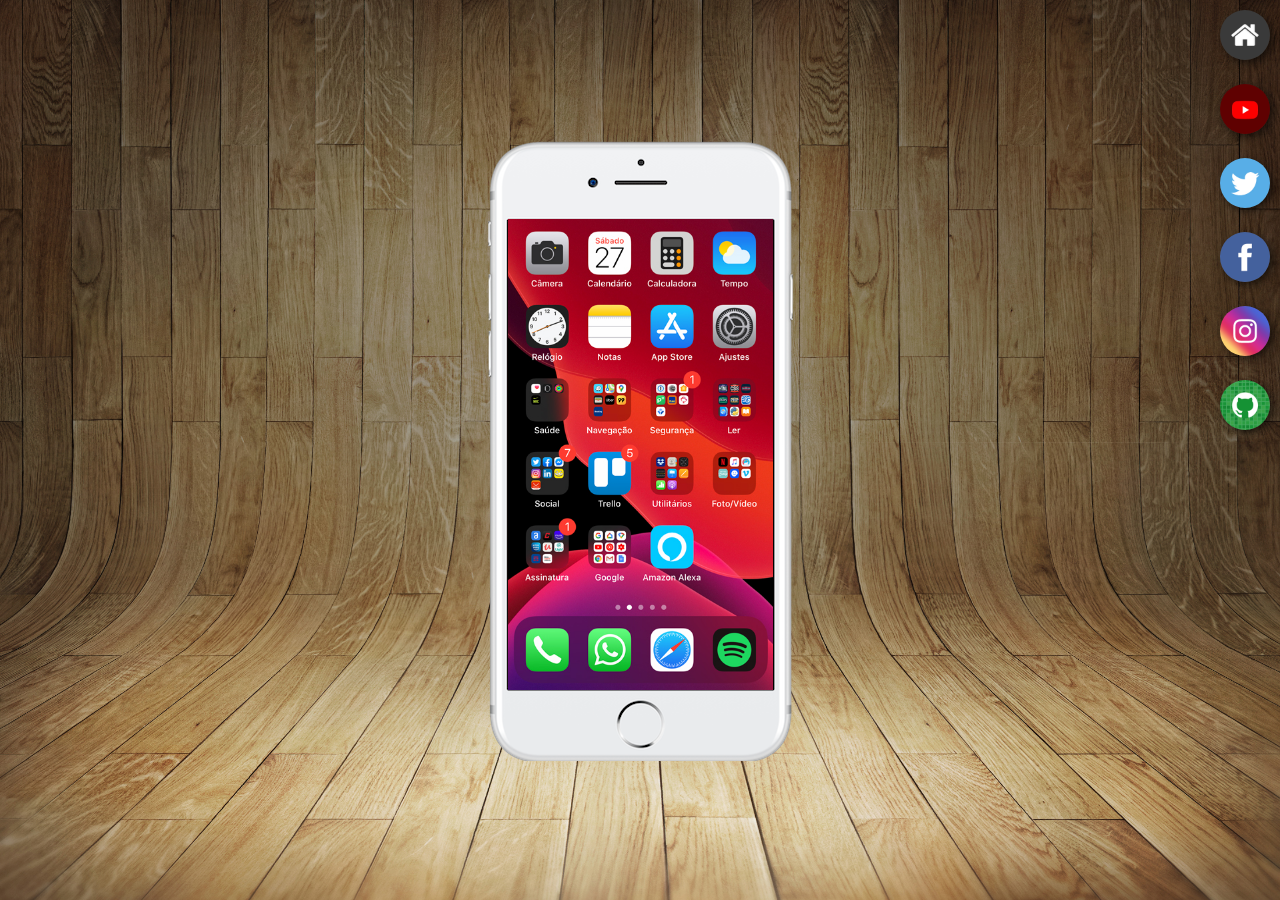
<file: index.html>
<!DOCTYPE html>
<html lang="pt-BR">
<head>
    <meta charset="UTF-8">
    <meta name="viewport" content="width=device-width, initial-scale=1.0">
    <link rel="shortcut icon" href="favicon.ico" type="image/x-icon">
    <link rel="stylesheet" href="estilos/style.css">
    <title>Projeto rede social</title>
</head>
<body>
    <main>
        <section id="telefone">
            <iframe id="tela" src="home.html"  name="tela" frameborder="0"></iframe>
            
        </section>
        <section id="redes-sociais">
            <a href="home.html" target="tela"><img src="imagens/logo-home.jpg" alt="Home"></a>
            <a href="youtube.html" target="tela"><img src="imagens/logo-youtube.jpg" alt="Youtube"></a>
            <a href="twitter.html" target="tela"><img src="imagens/logo-twitter.jpg" alt="Twitter"></a>
            <a href="facebook.html" target="tela"><img src="imagens/logo-facebook.jpg" alt="Facebook"></a>
            <a href="instagram.html" target="tela"><img src="imagens/logo-instagram.jpg" alt="Instagram"></a>
            <a href="github.html" target="tela"><img src="imagens/logo-github.jpg" alt="GitHub"></a>
        </section>
    </main>
</body>
</html>
</file>
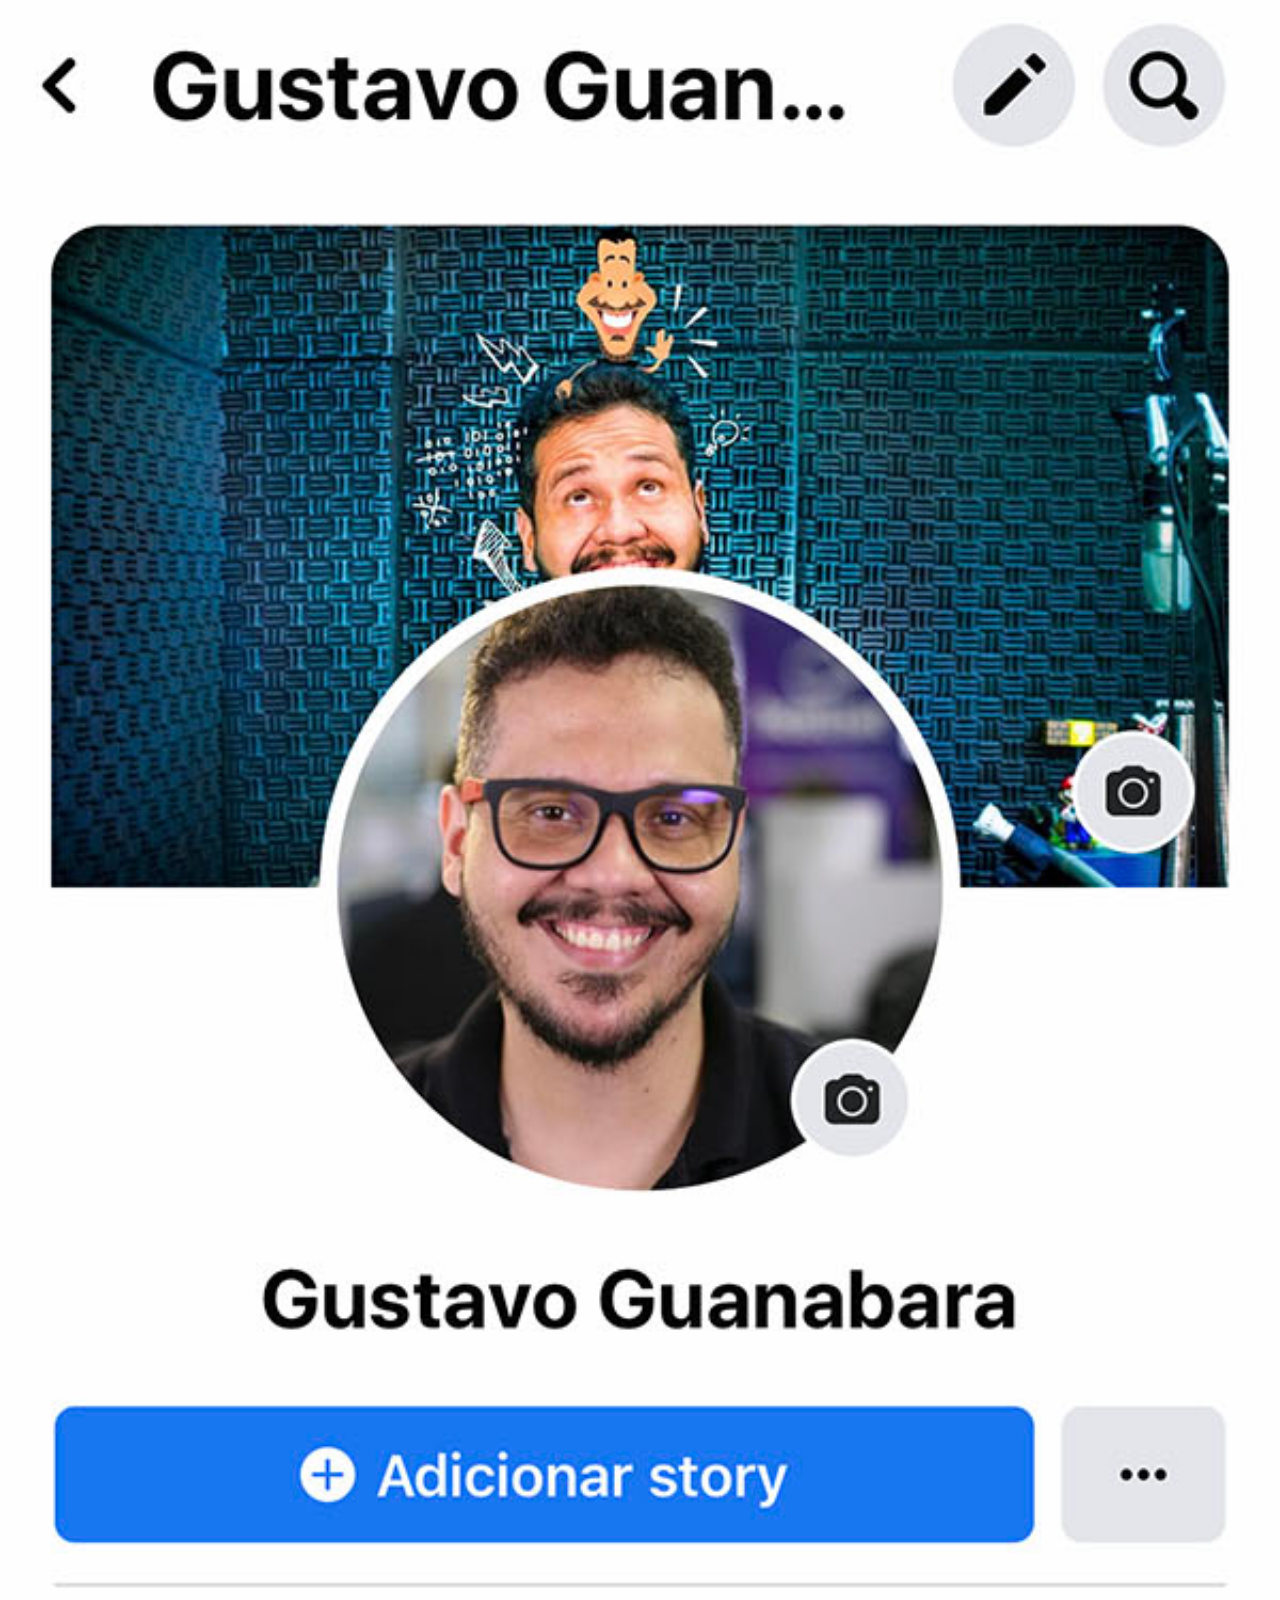
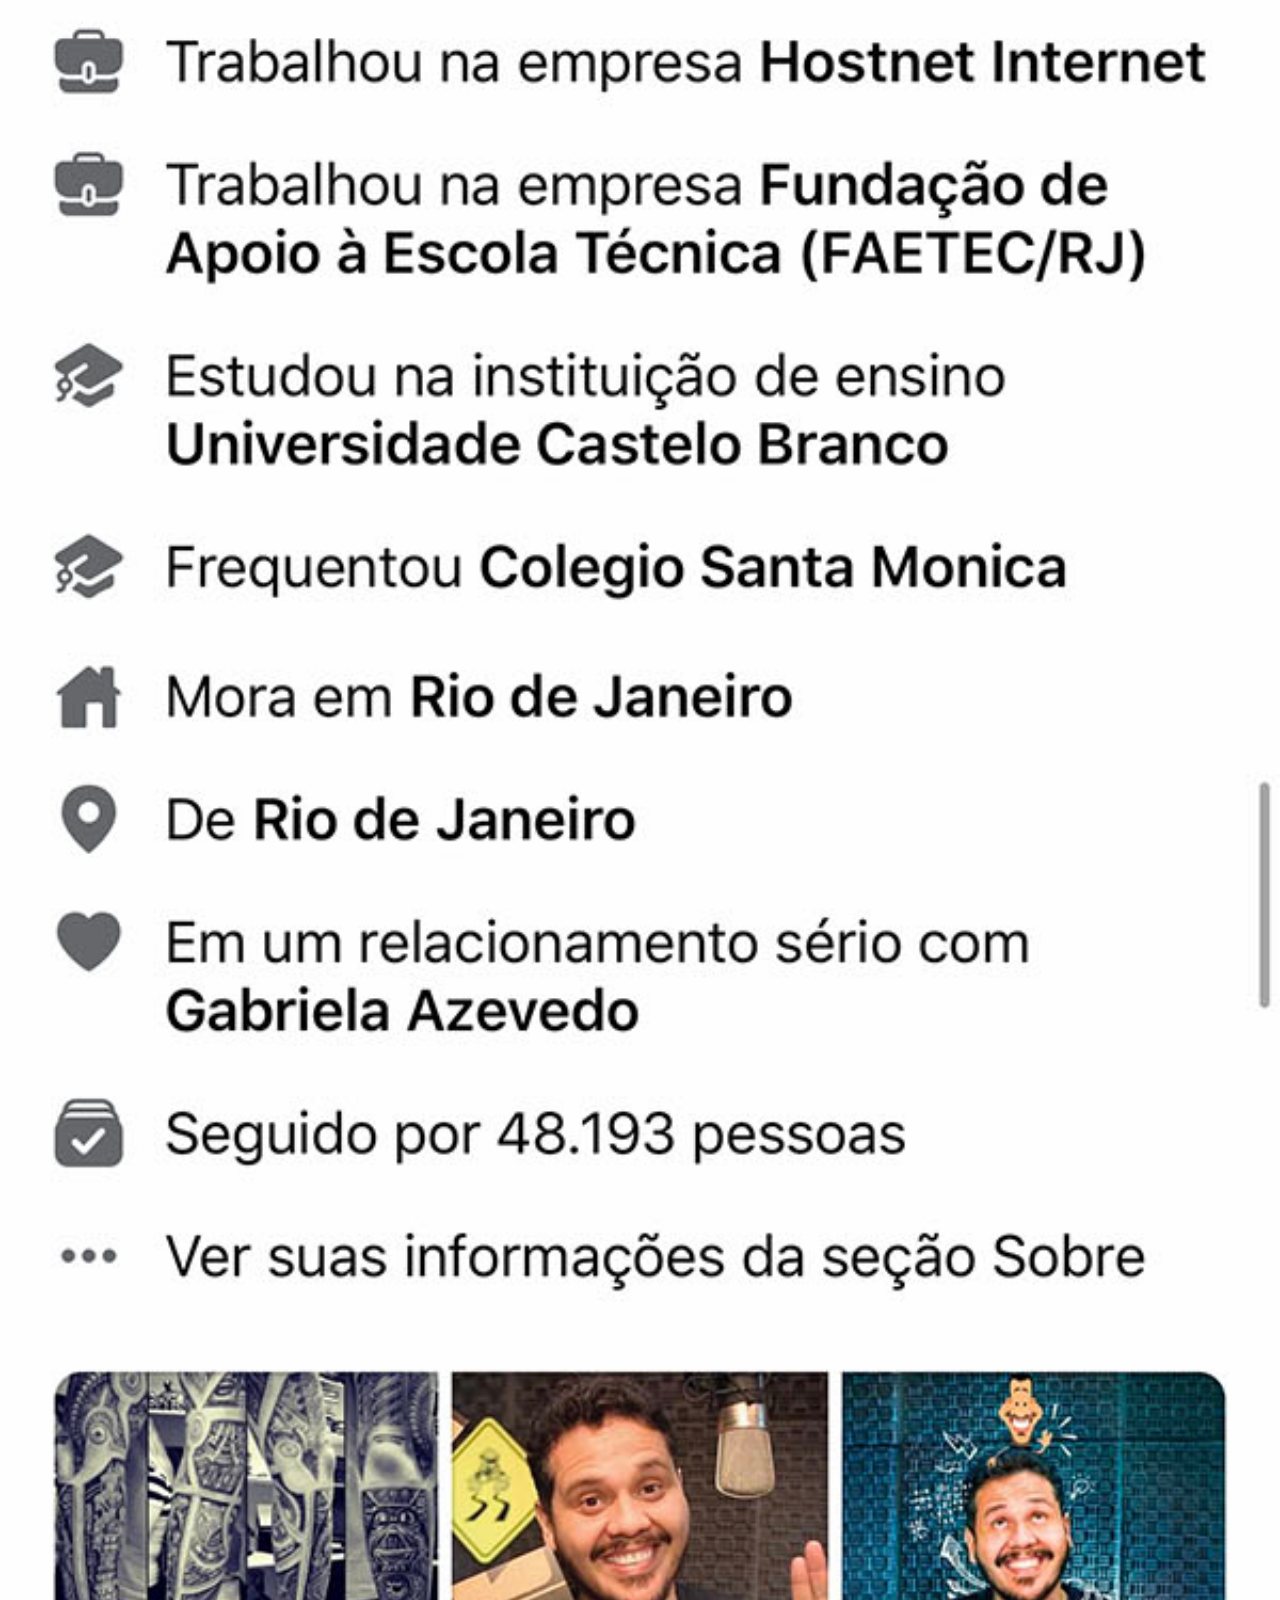
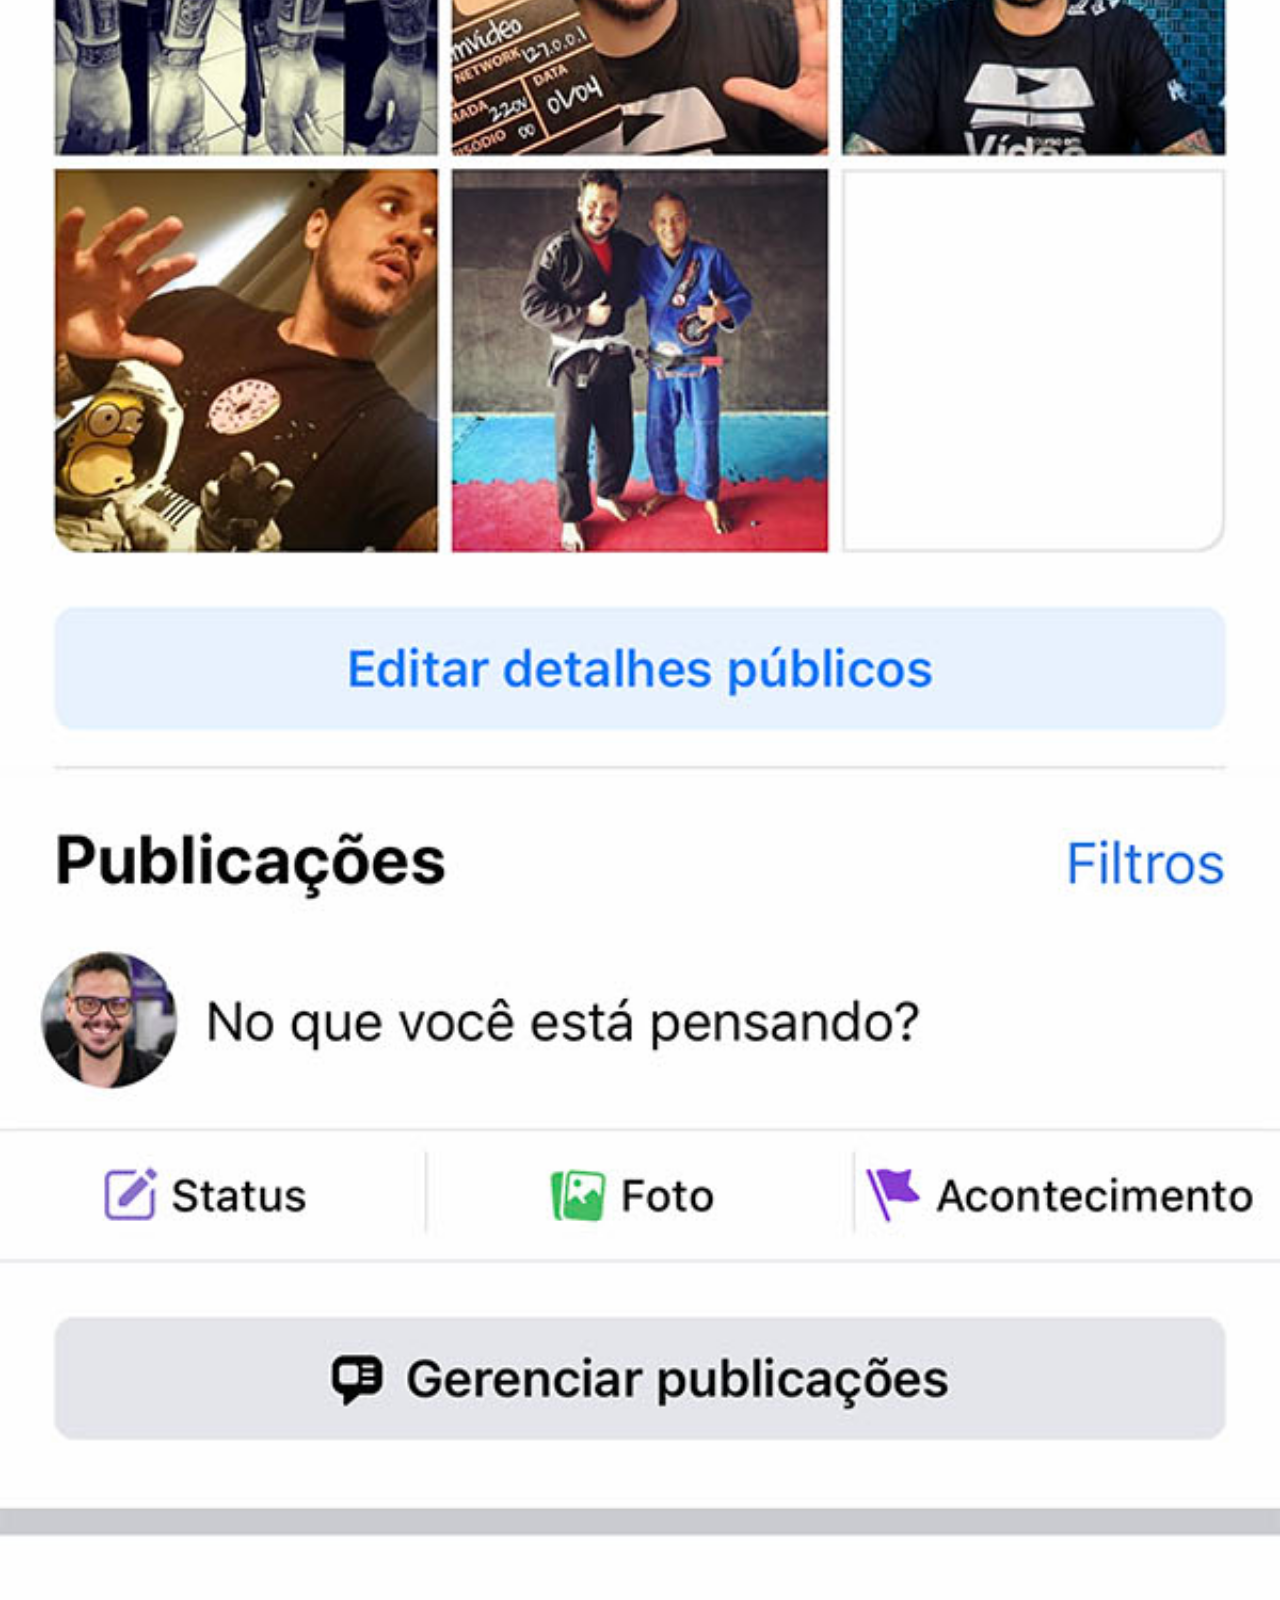
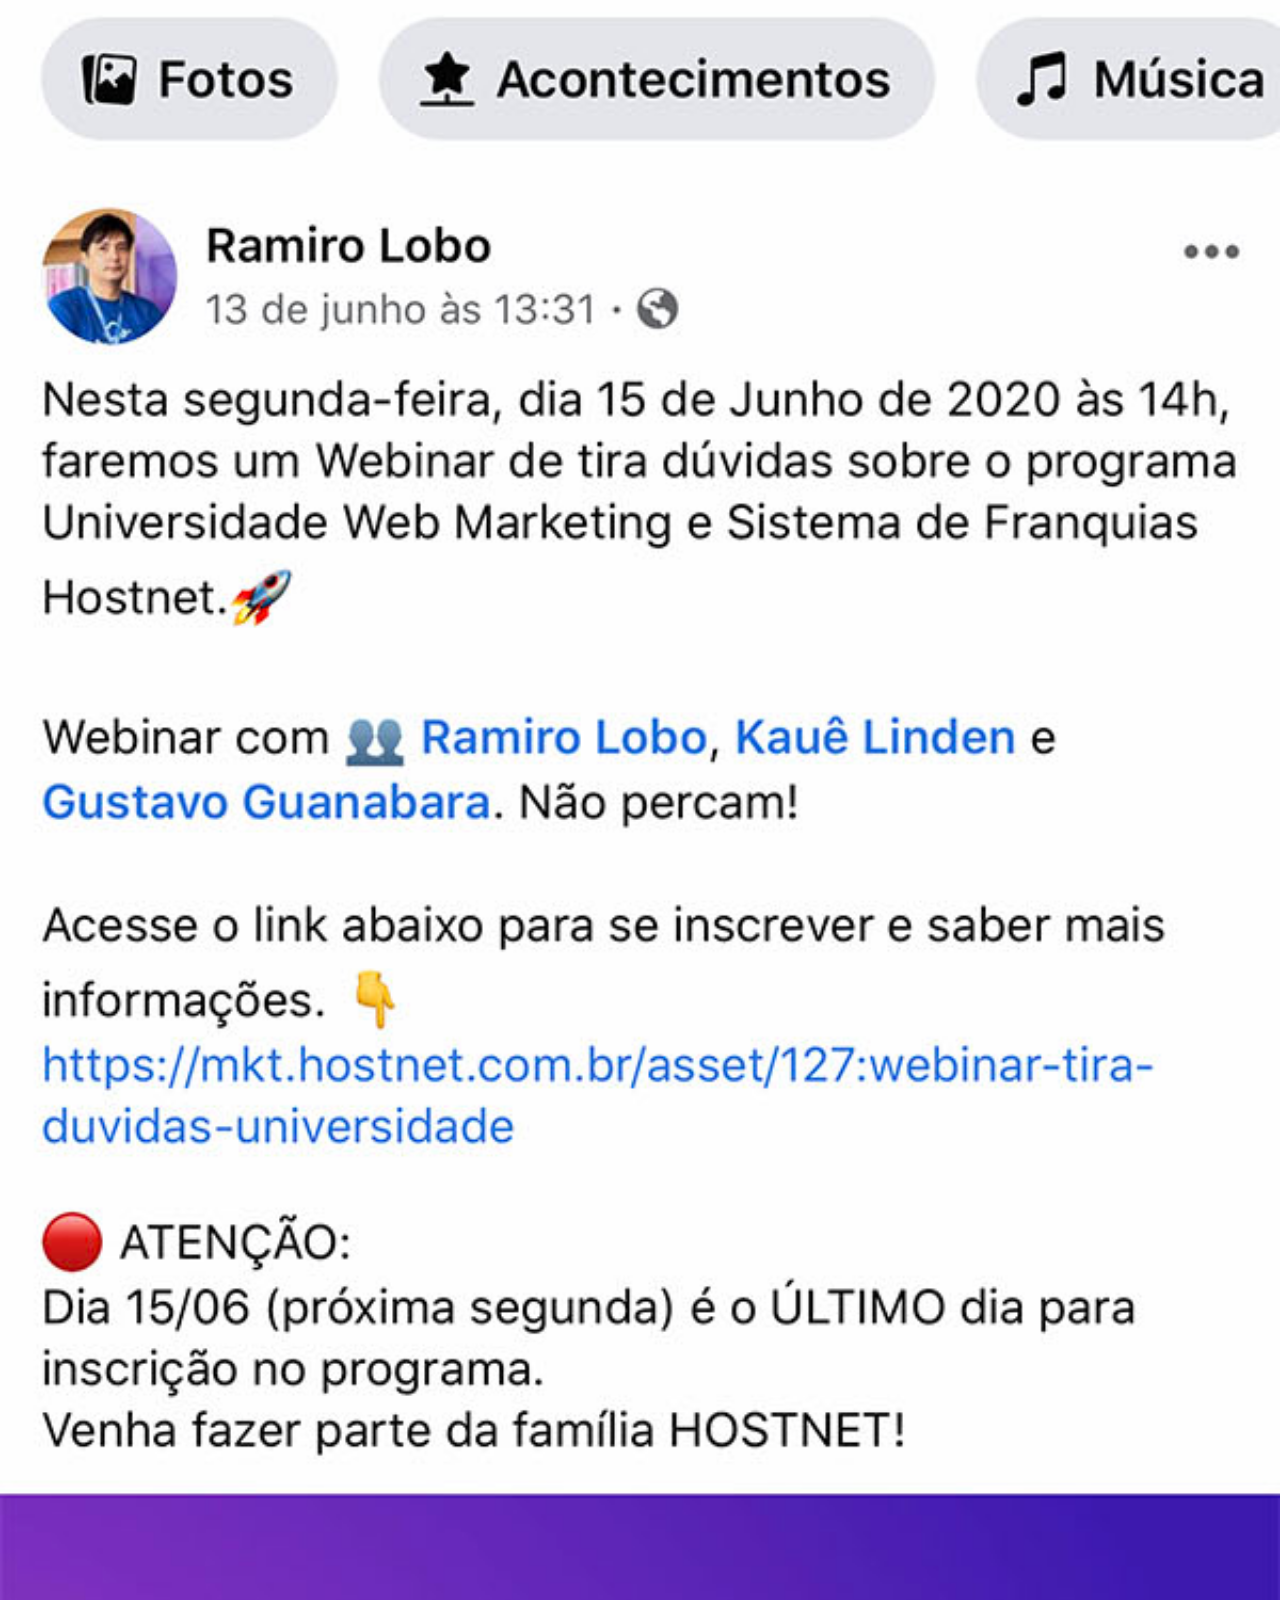
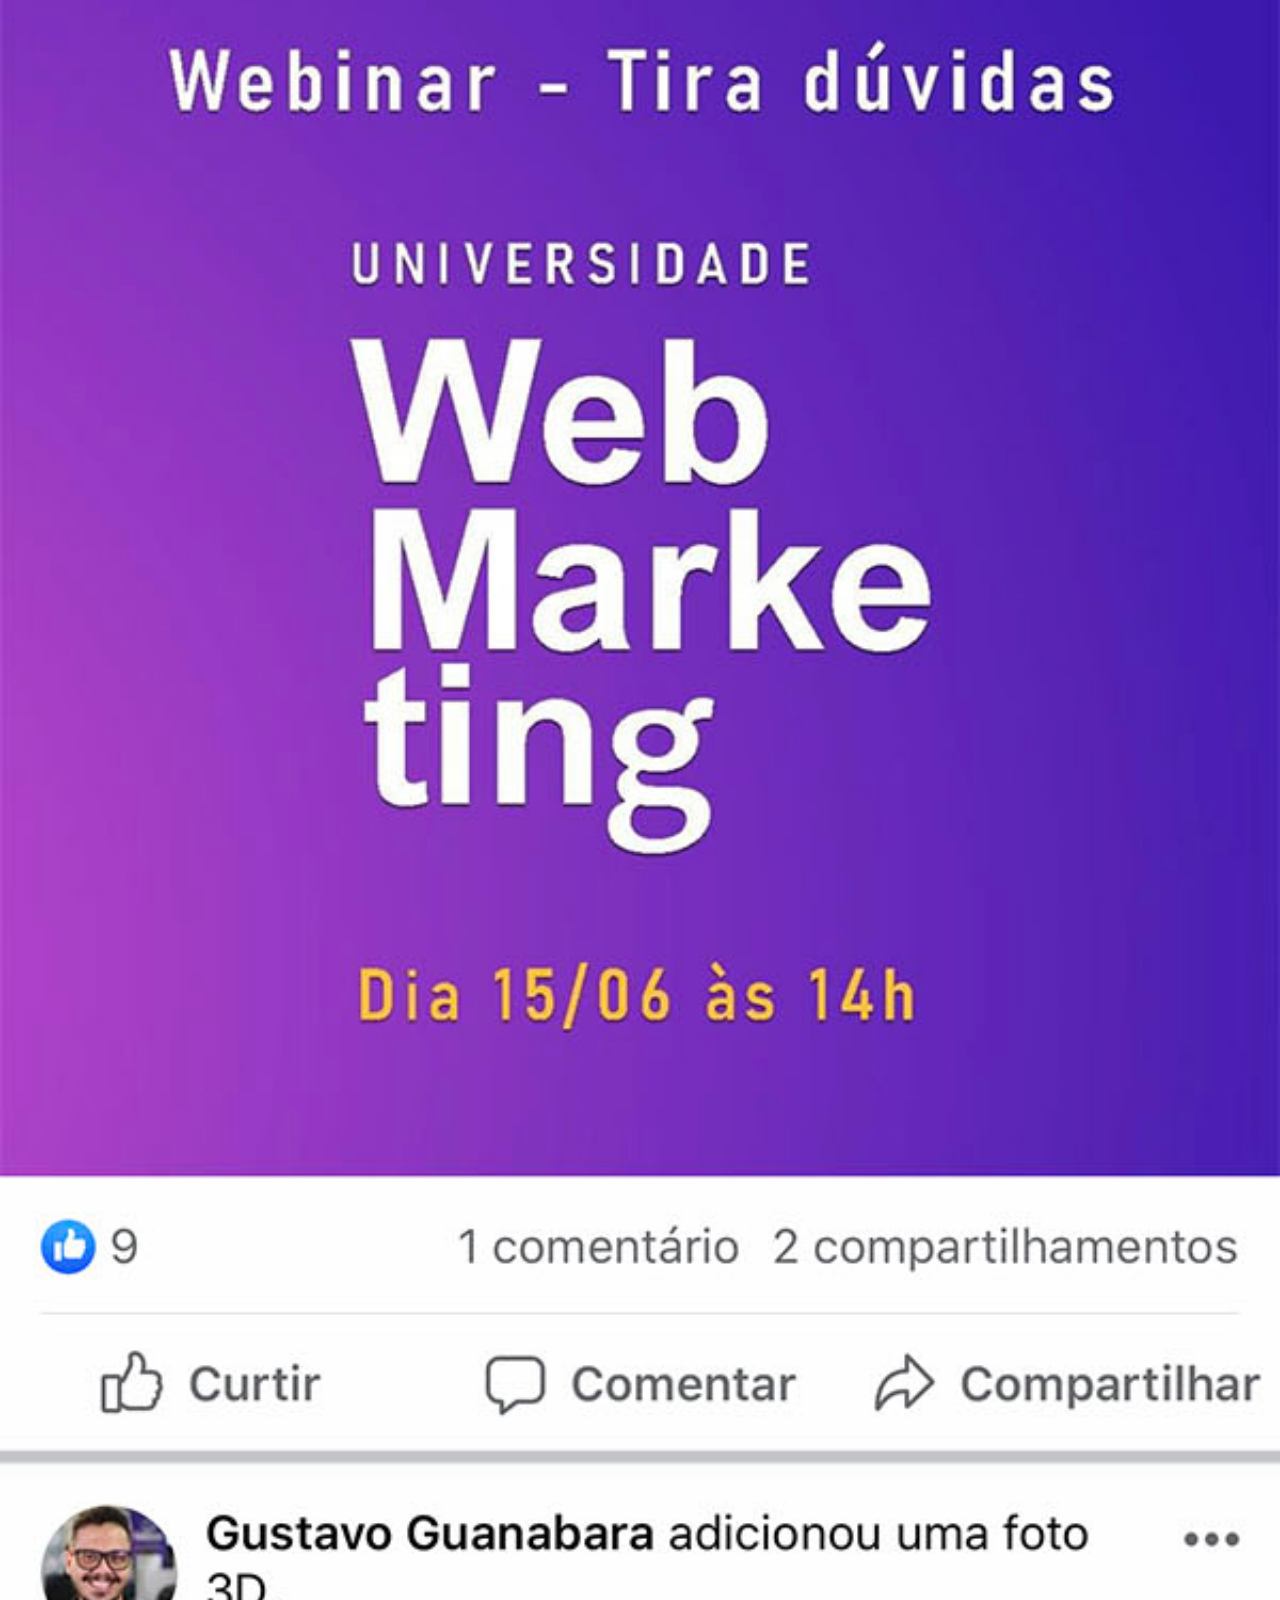
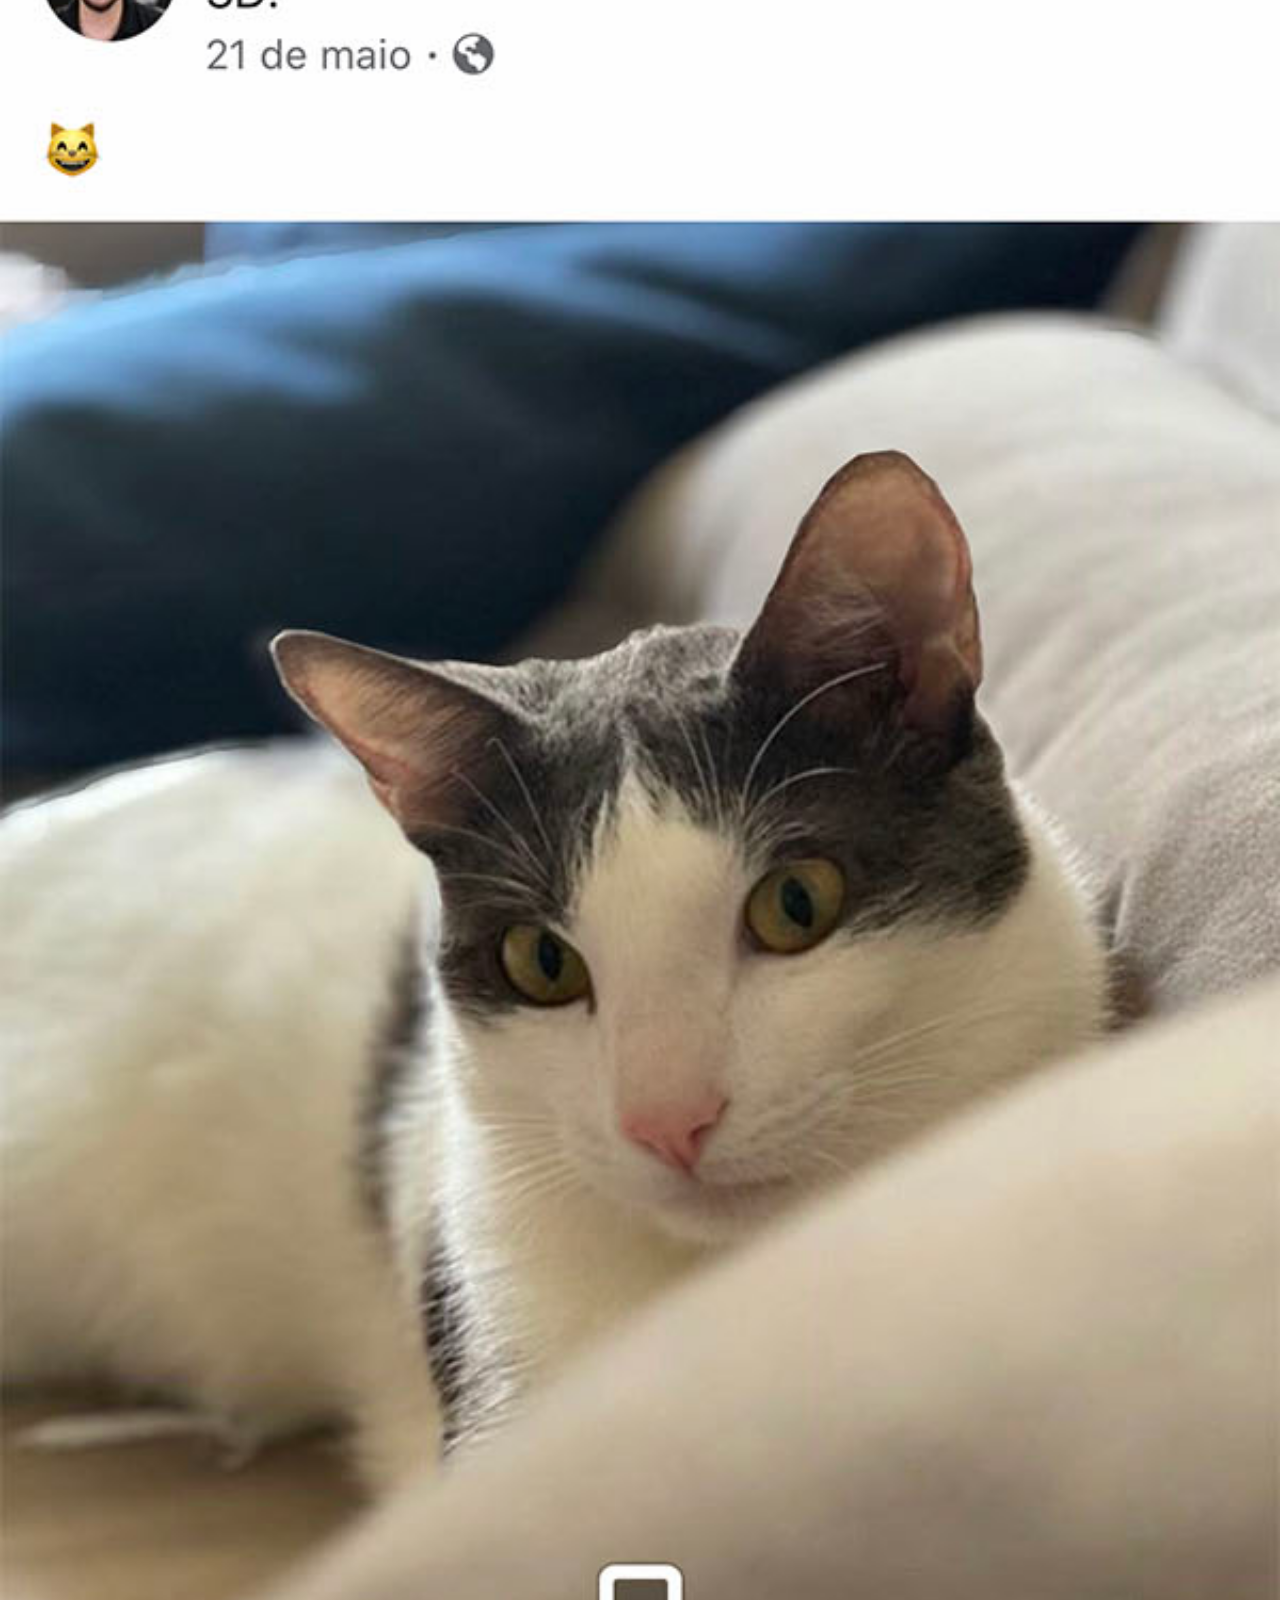
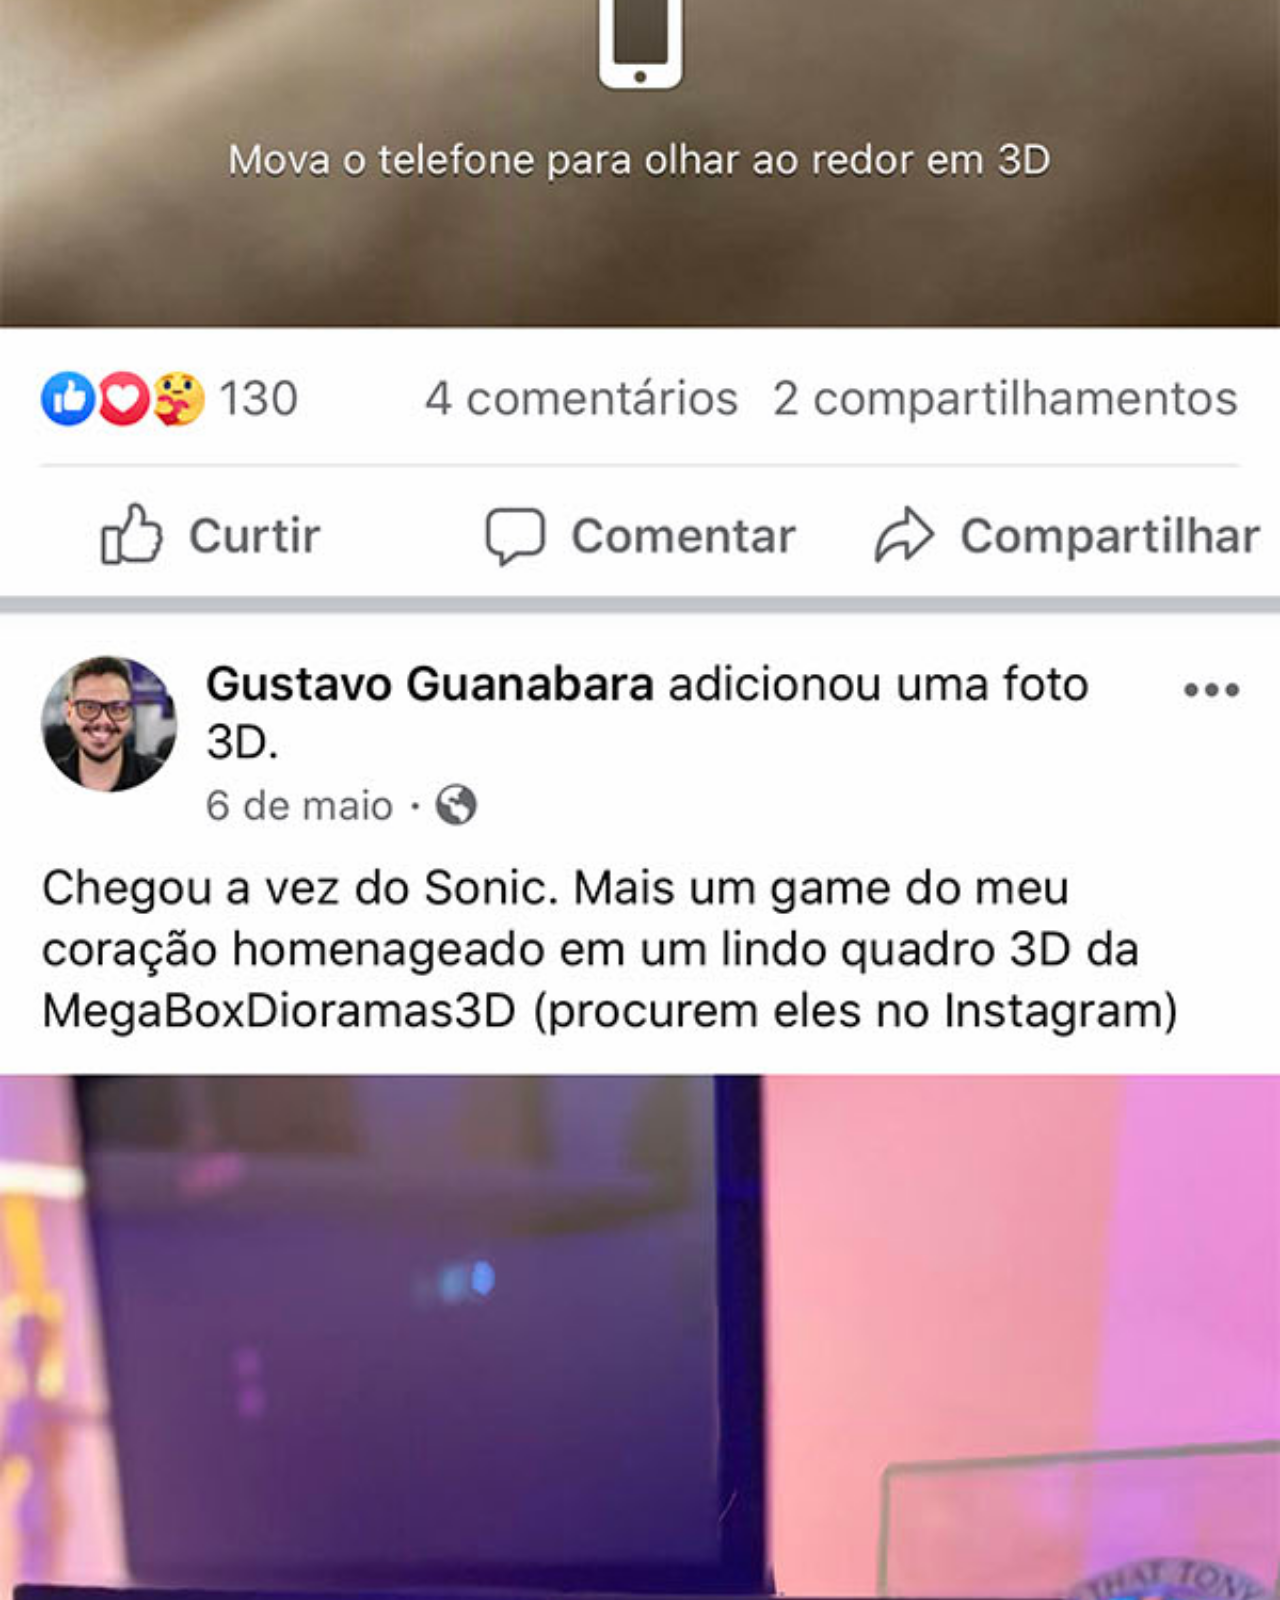
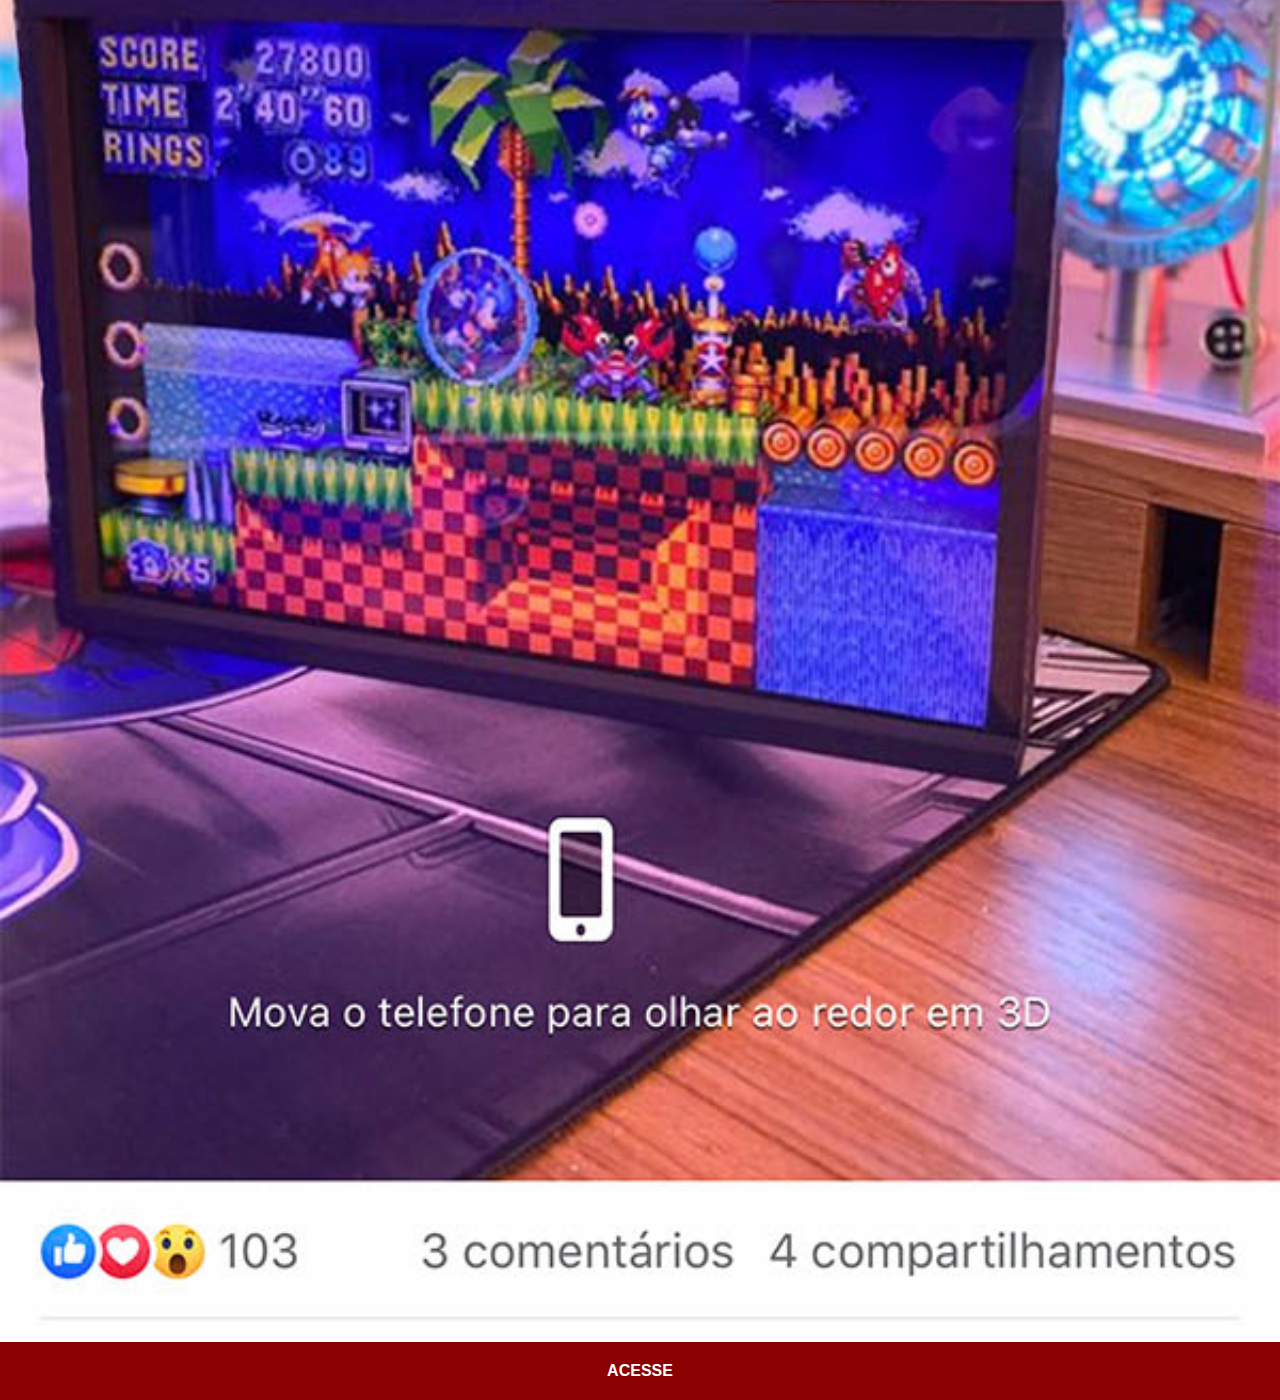
<file: facebook.html>
<!DOCTYPE html>
<html lang="pt-BR">
<head>
    <meta charset="UTF-8">
    <meta name="viewport" content="width=device-width, initial-scale=1.0">
    <link rel="stylesheet" href="estilos/social.css">
    <title>Facebook</title>
</head>
<body>
    <img src="imagens/tela-facebook.jpg" alt="Facebook">
    <a href="https://www.facebook.com/gustavoguanabara/" target="_blank">ACESSE</a>
</body>
</html>
</file>
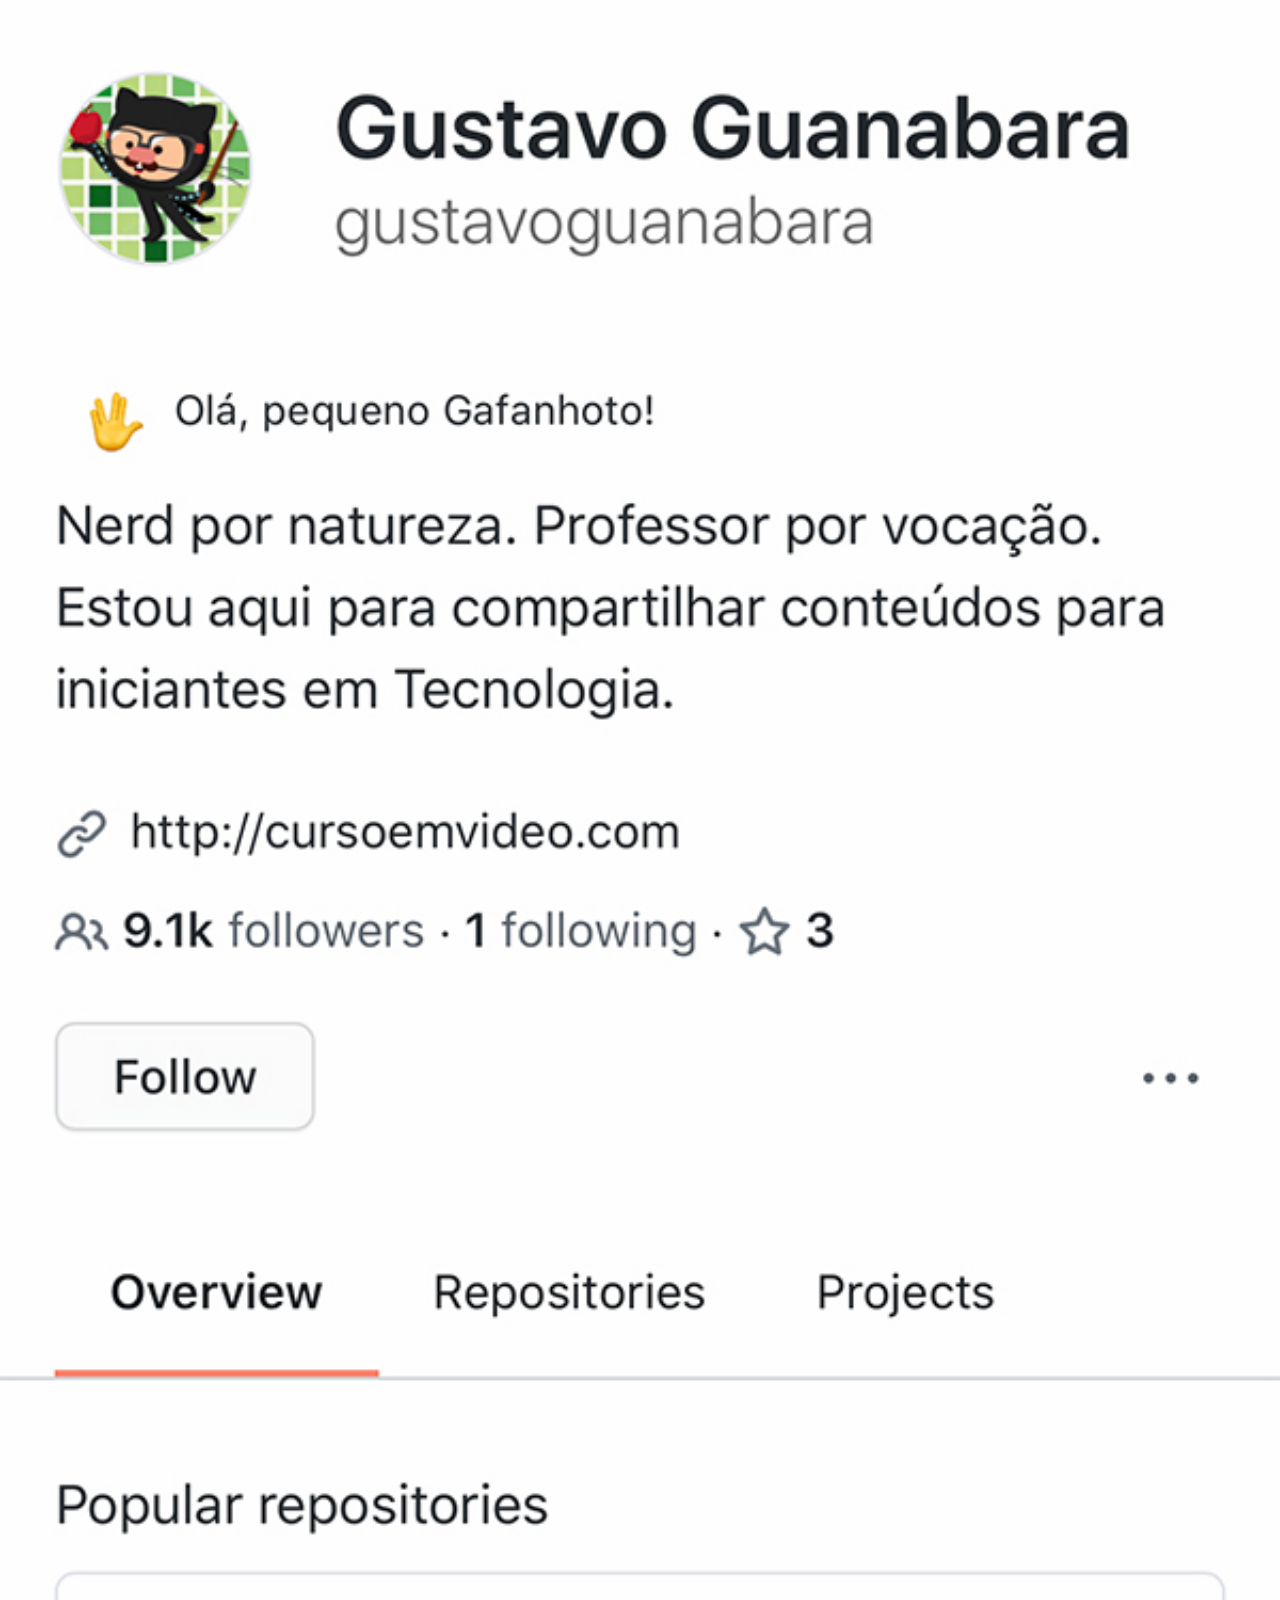
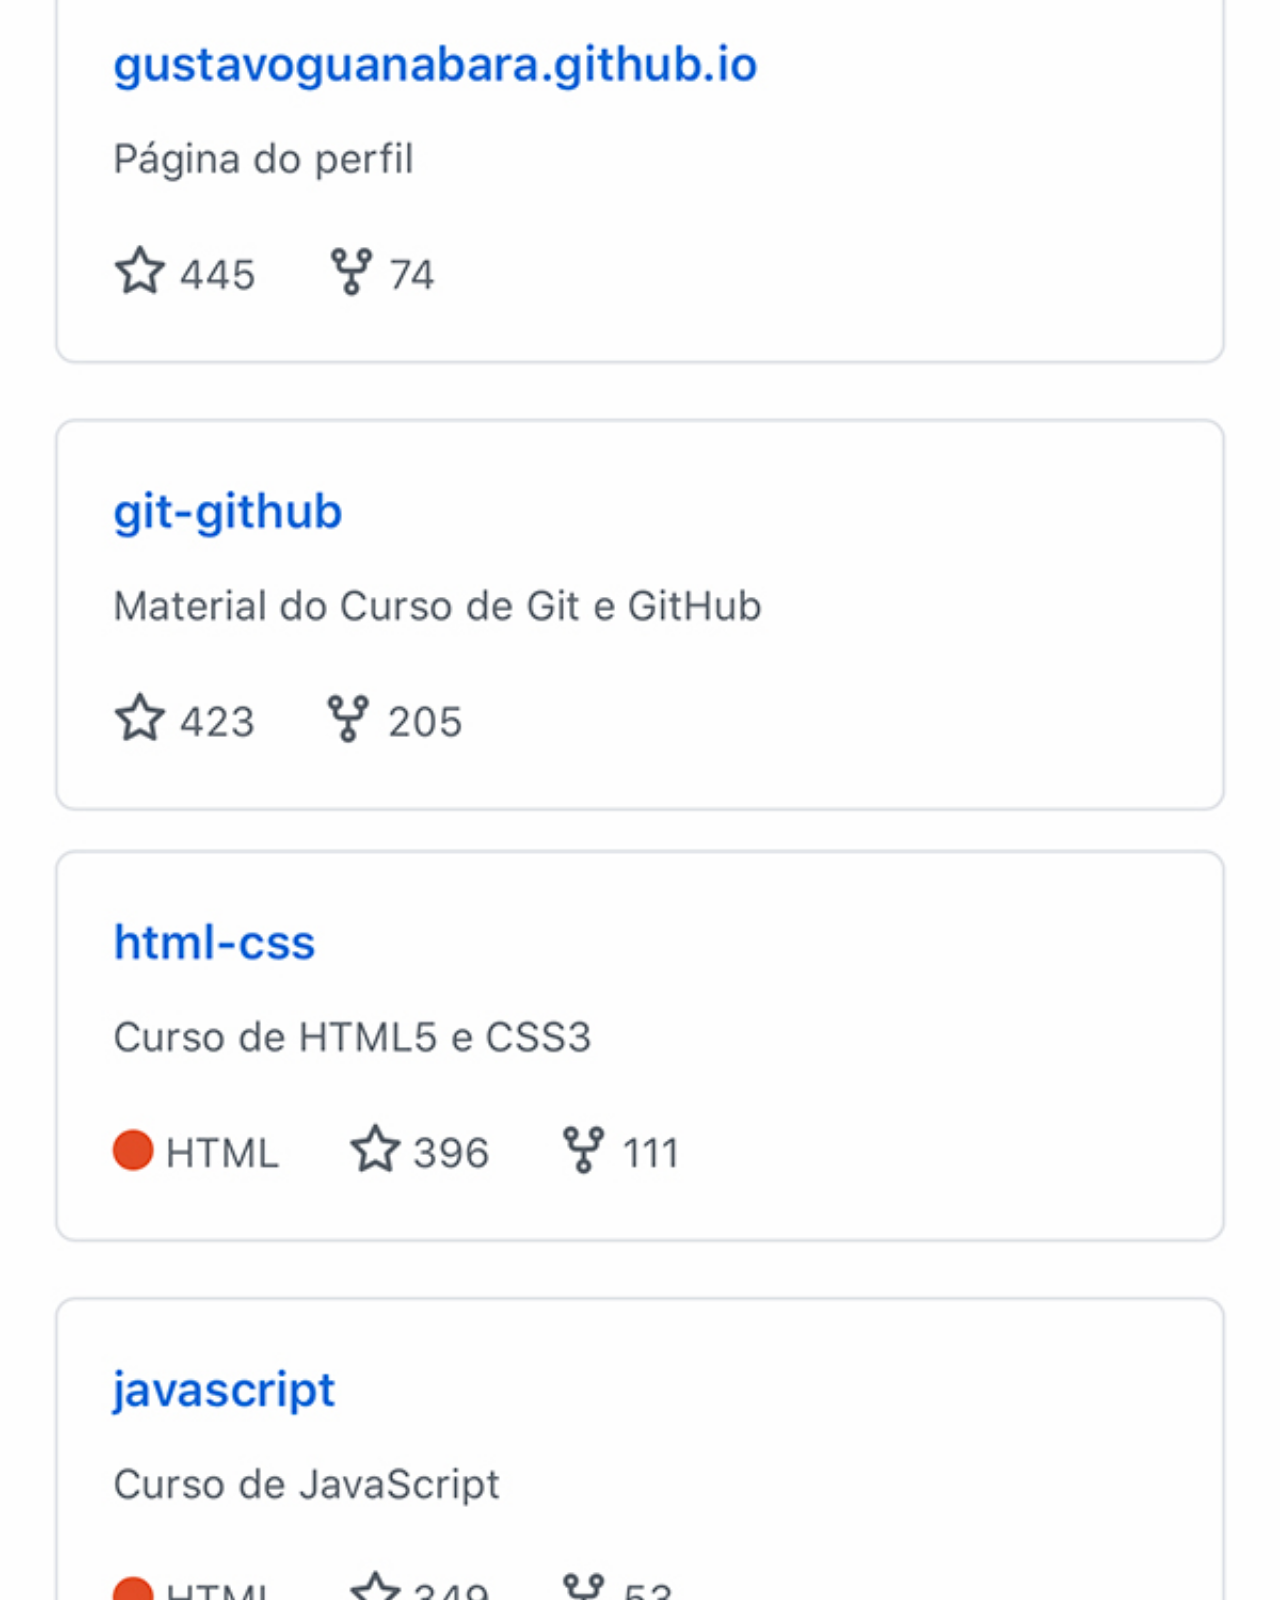
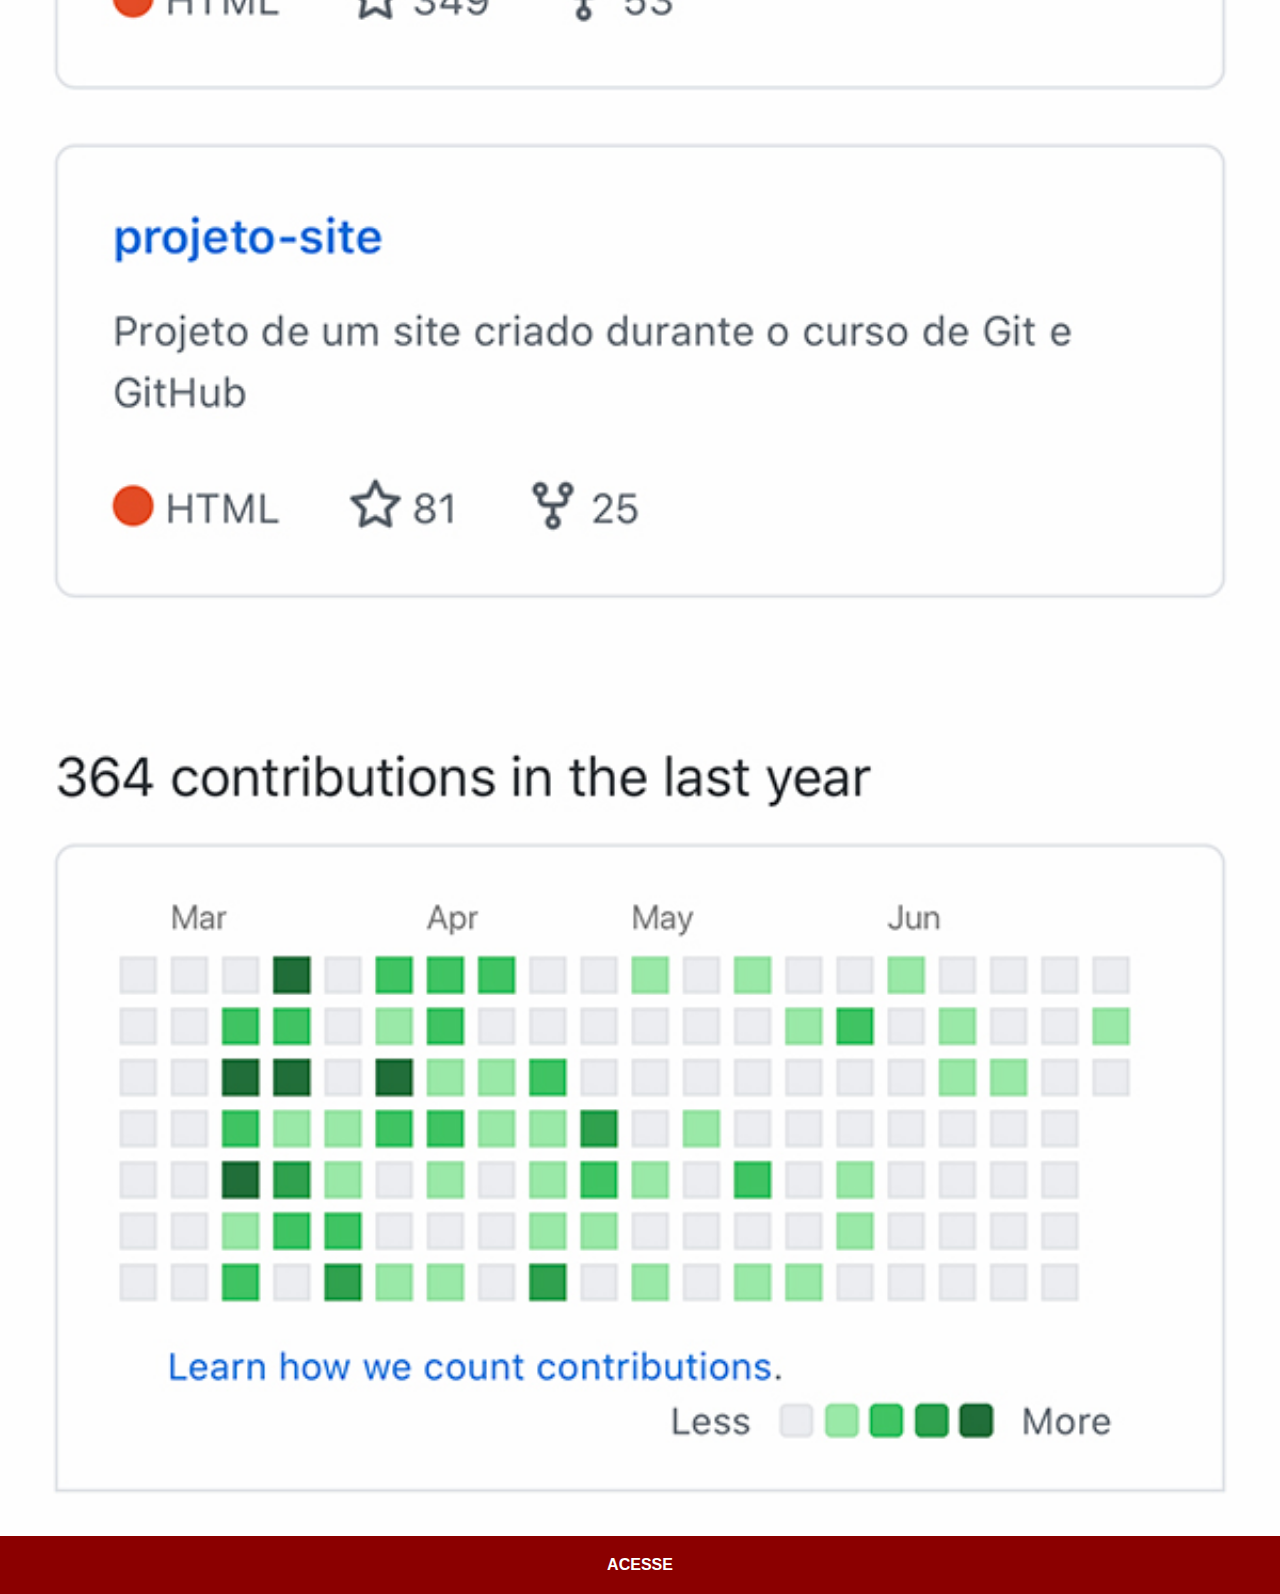
<file: github.html>
<!DOCTYPE html>
<html lang="pt-BR">
<head>
    <meta charset="UTF-8">
    <meta name="viewport" content="width=device-width, initial-scale=1.0">
    <link rel="stylesheet" href="estilos/social.css">
    <title>GitHub</title>
</head>
<body>
    <img src="imagens/tela-github.jpg" alt="GitHub">
    <a href="https://github.com/gustavoguanabara" target="_blank">ACESSE</a>
</body>
</html>
</file>
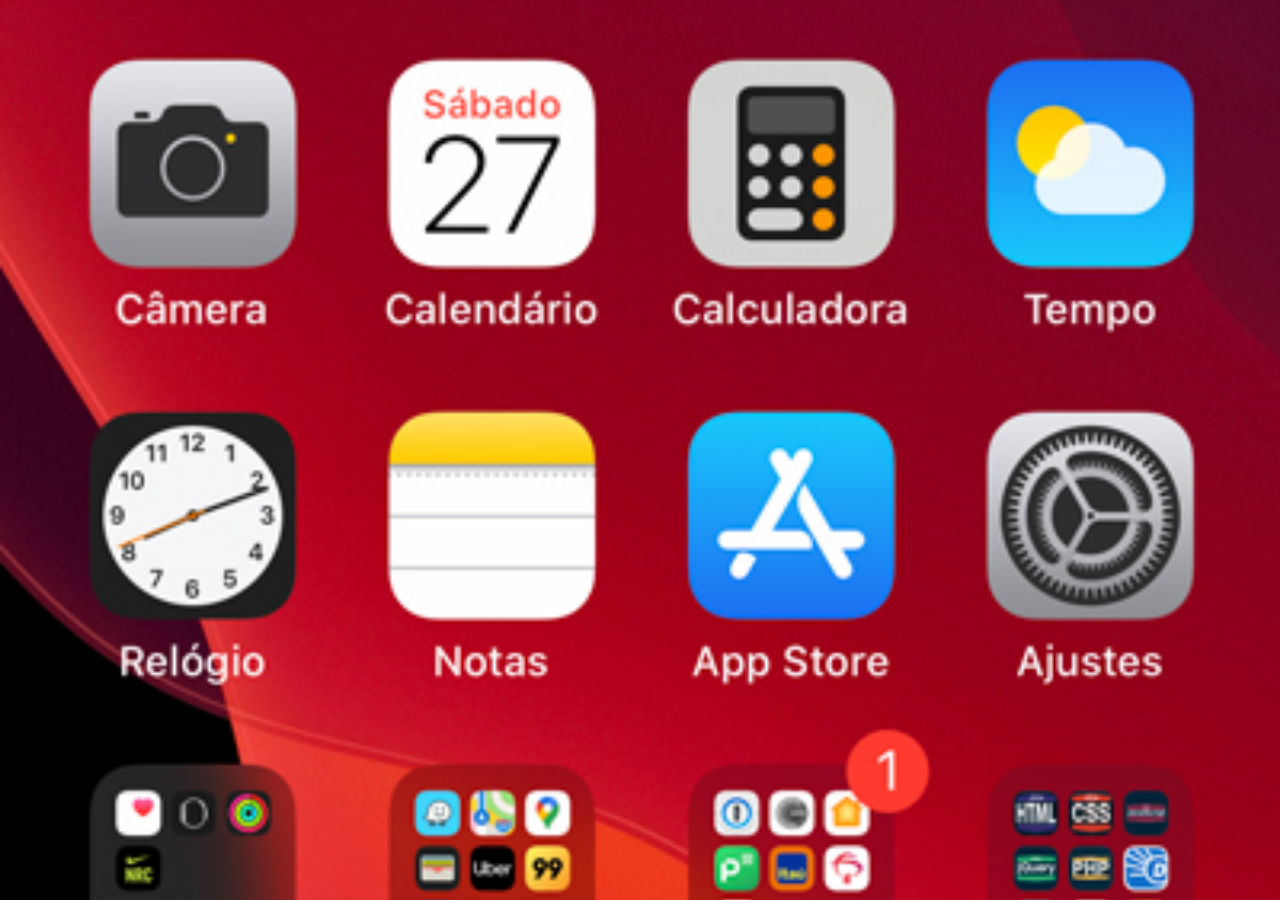
<file: home.html>
<!DOCTYPE html>
<html lang="pt-BR">
<head>
    <meta charset="UTF-8">
    <meta name="viewport" content="width=device-width, initial-scale=1.0">
    <title>Home</title>
</head>
<body>
    <style>
        *{
            margin: 0px;
            padding: 0px;
        }
        body{
            height: 100vh;
            width: 100vw;
            background: black url('imagens/tela-home.jpg') no-repeat top center;
            background-size: cover;
        }
    </style>
</body>
</html>
</file>
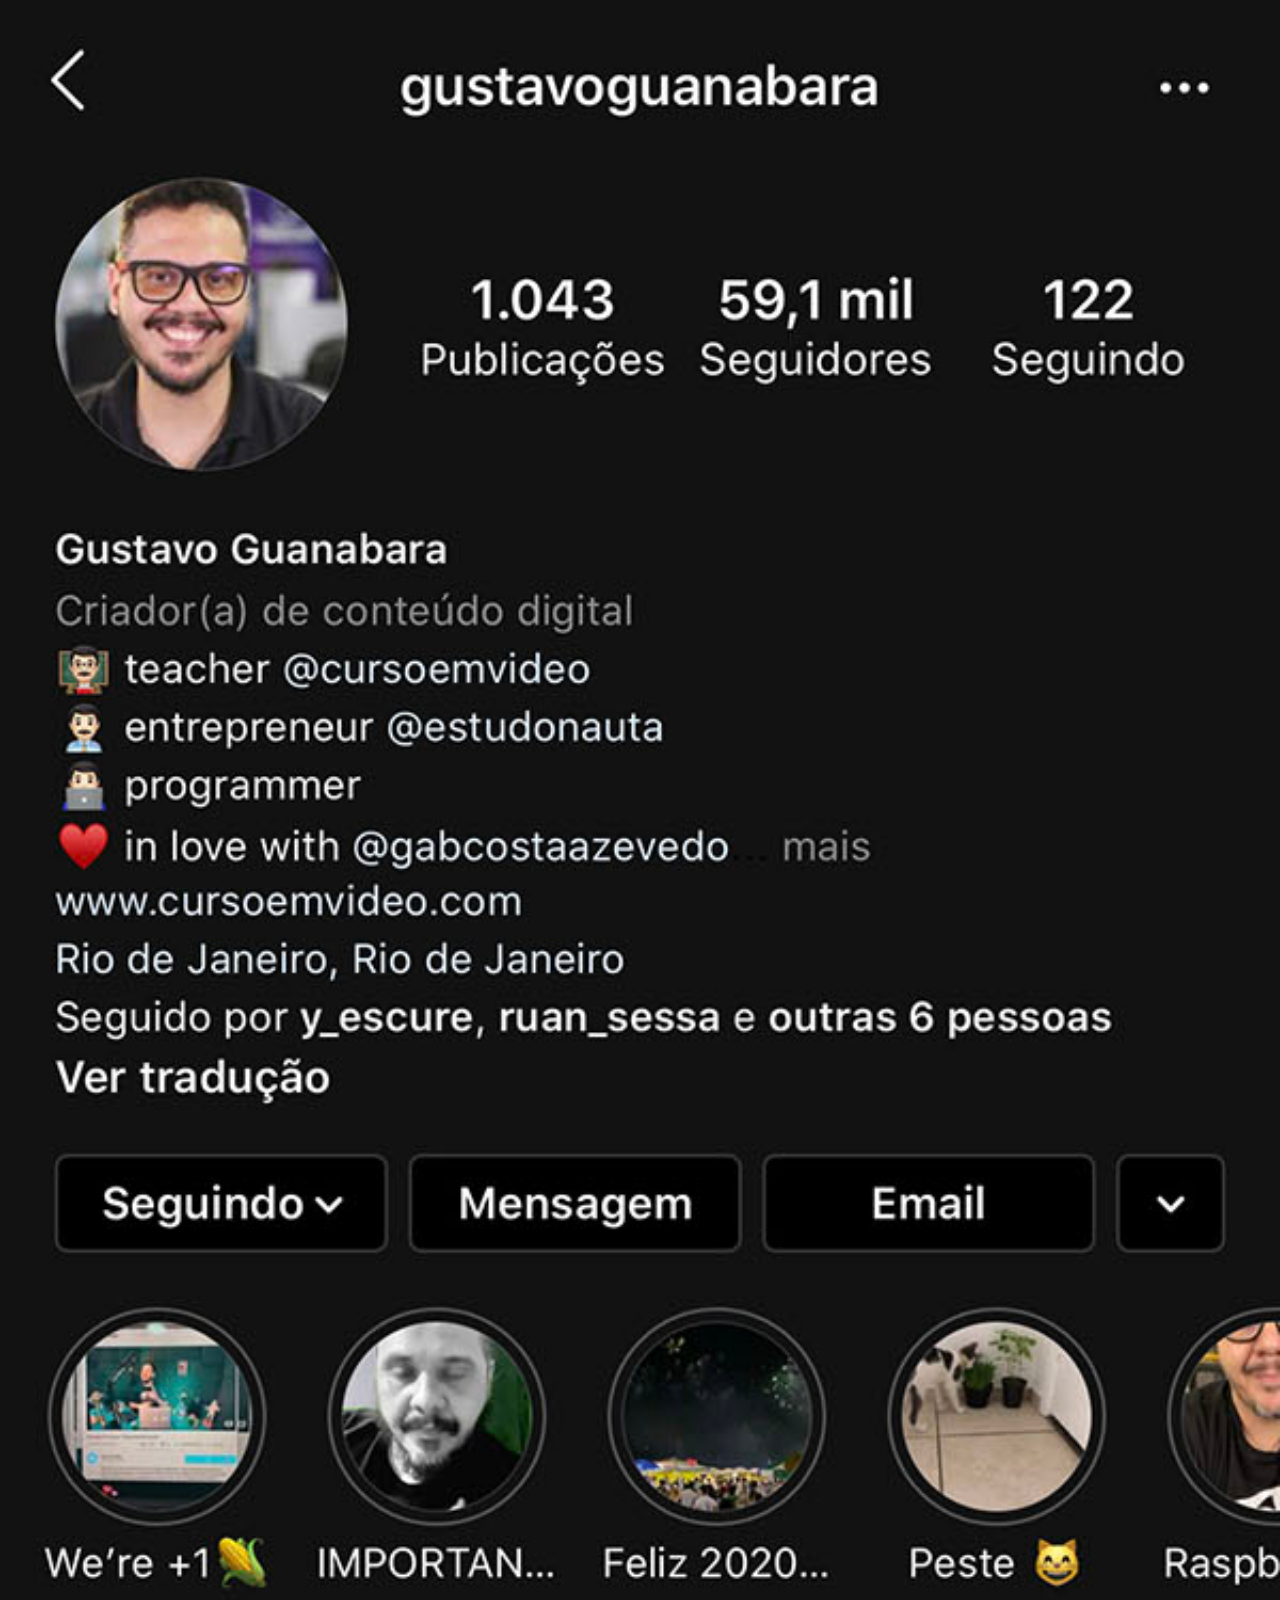
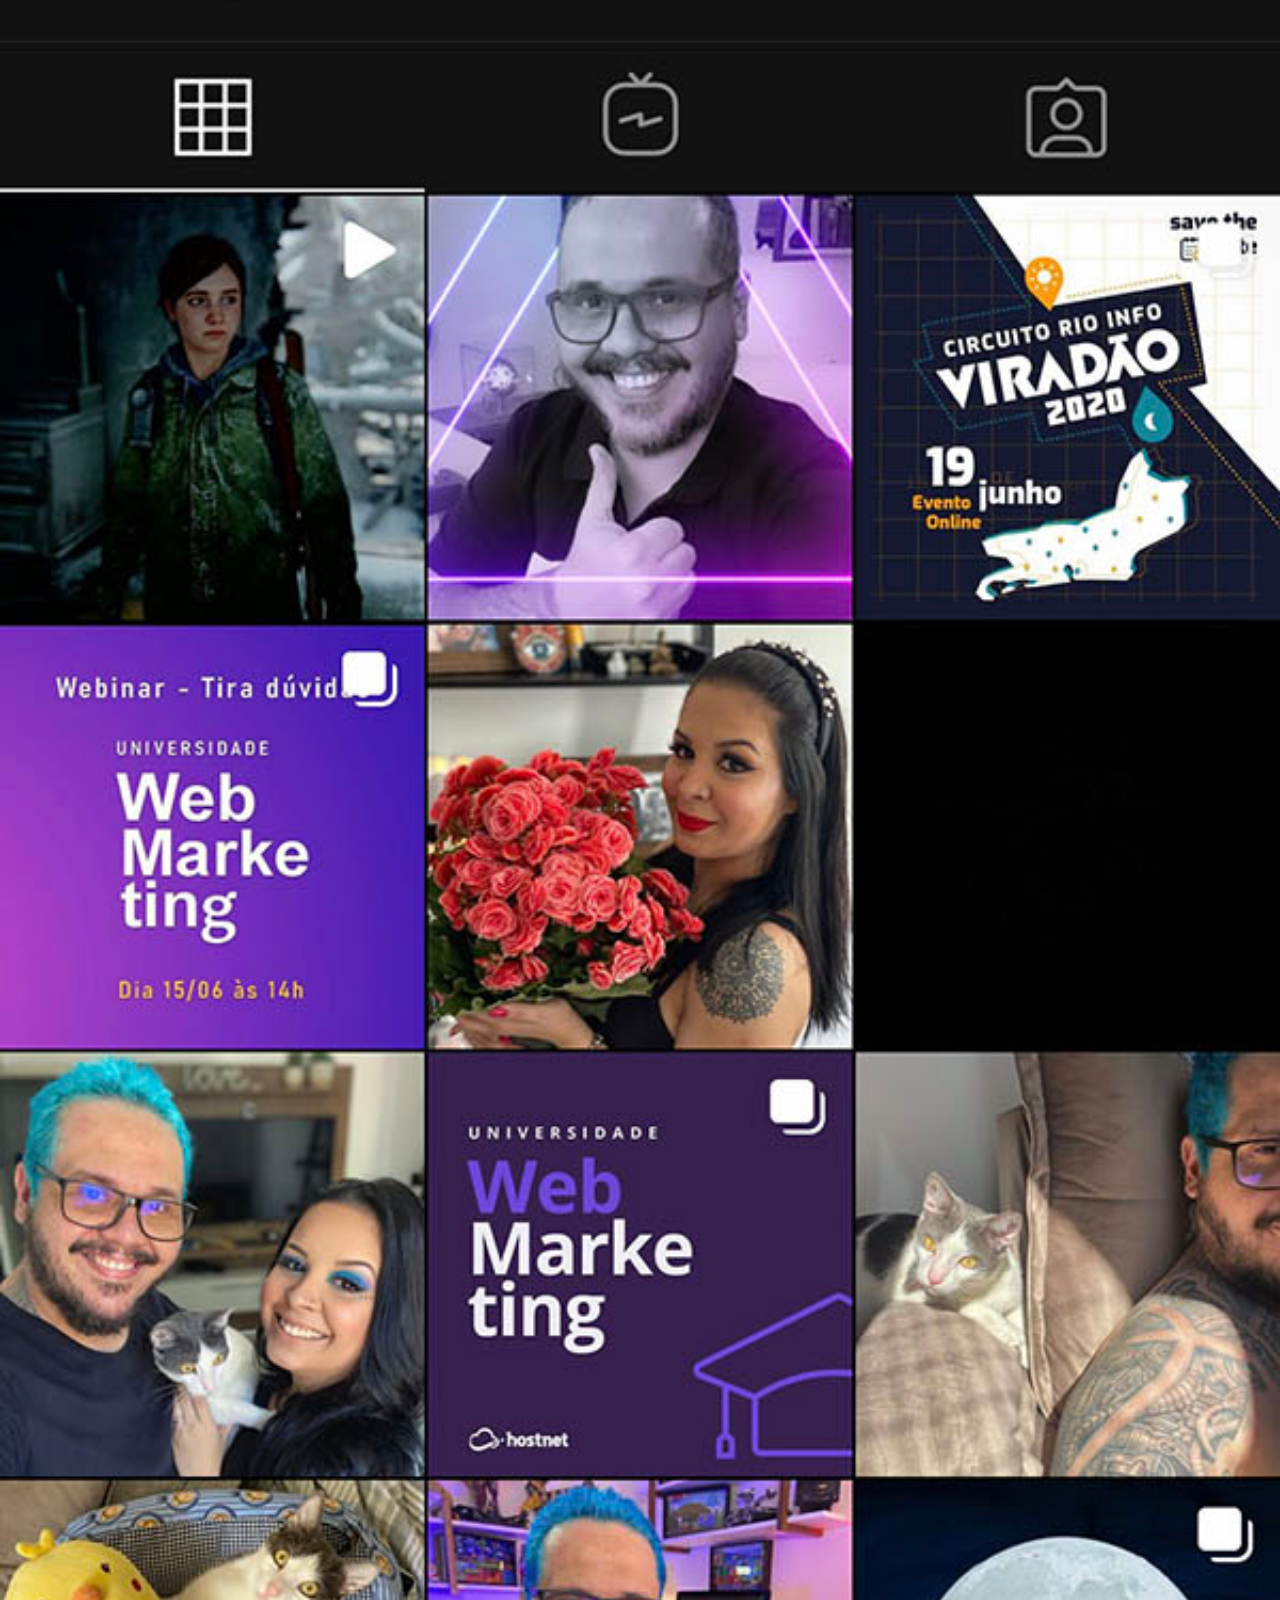
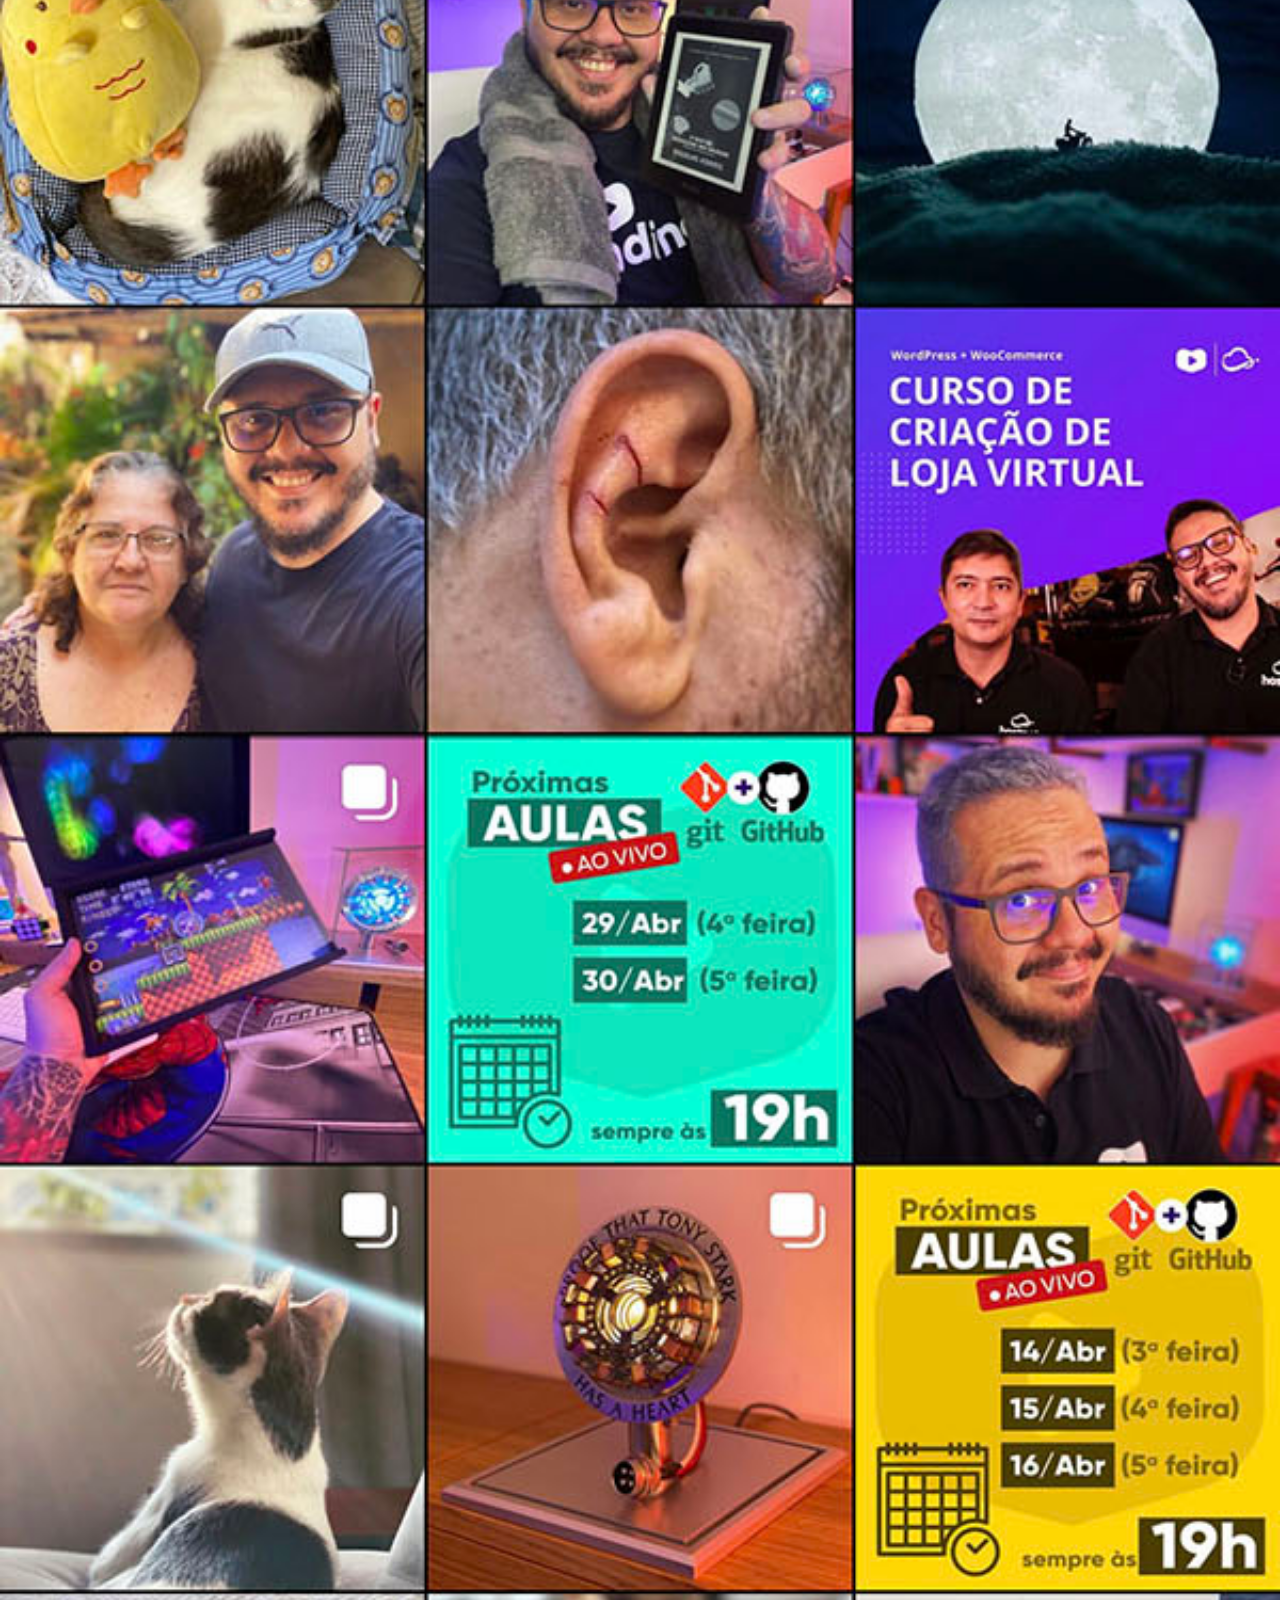
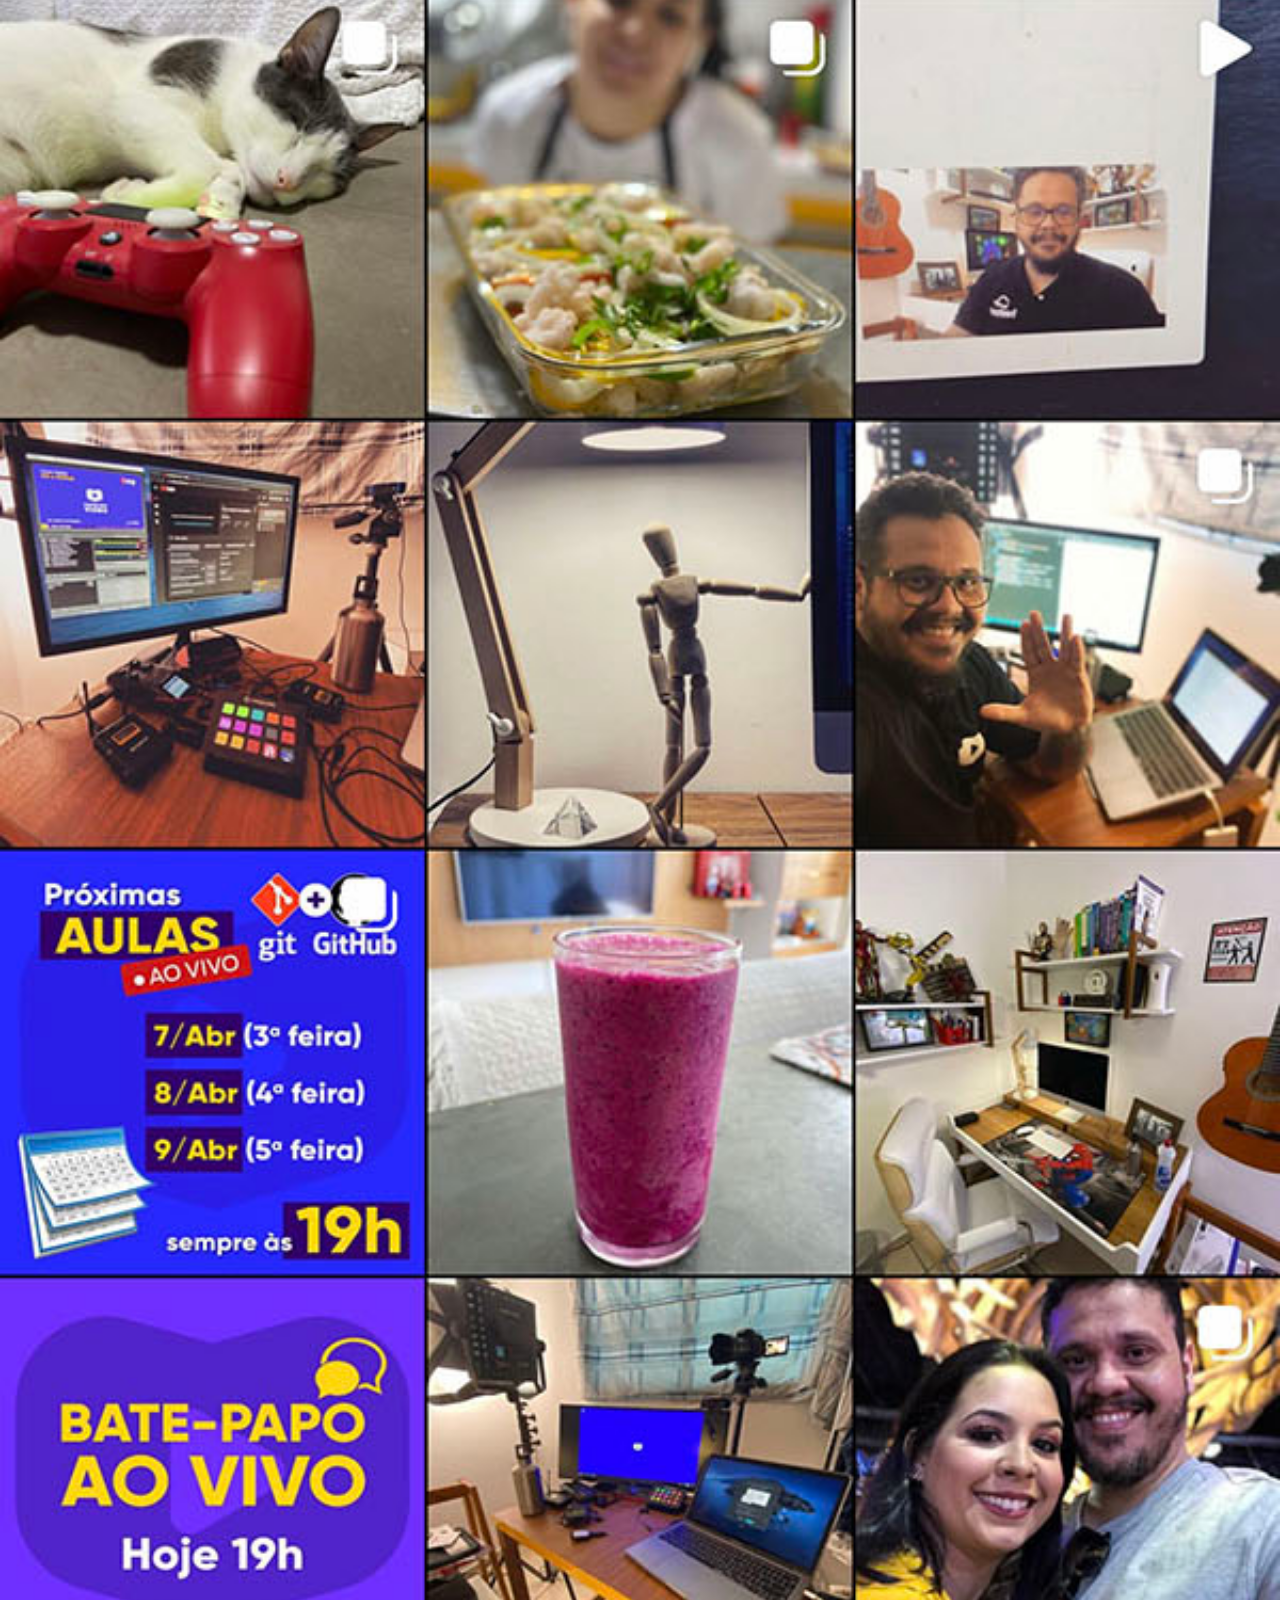
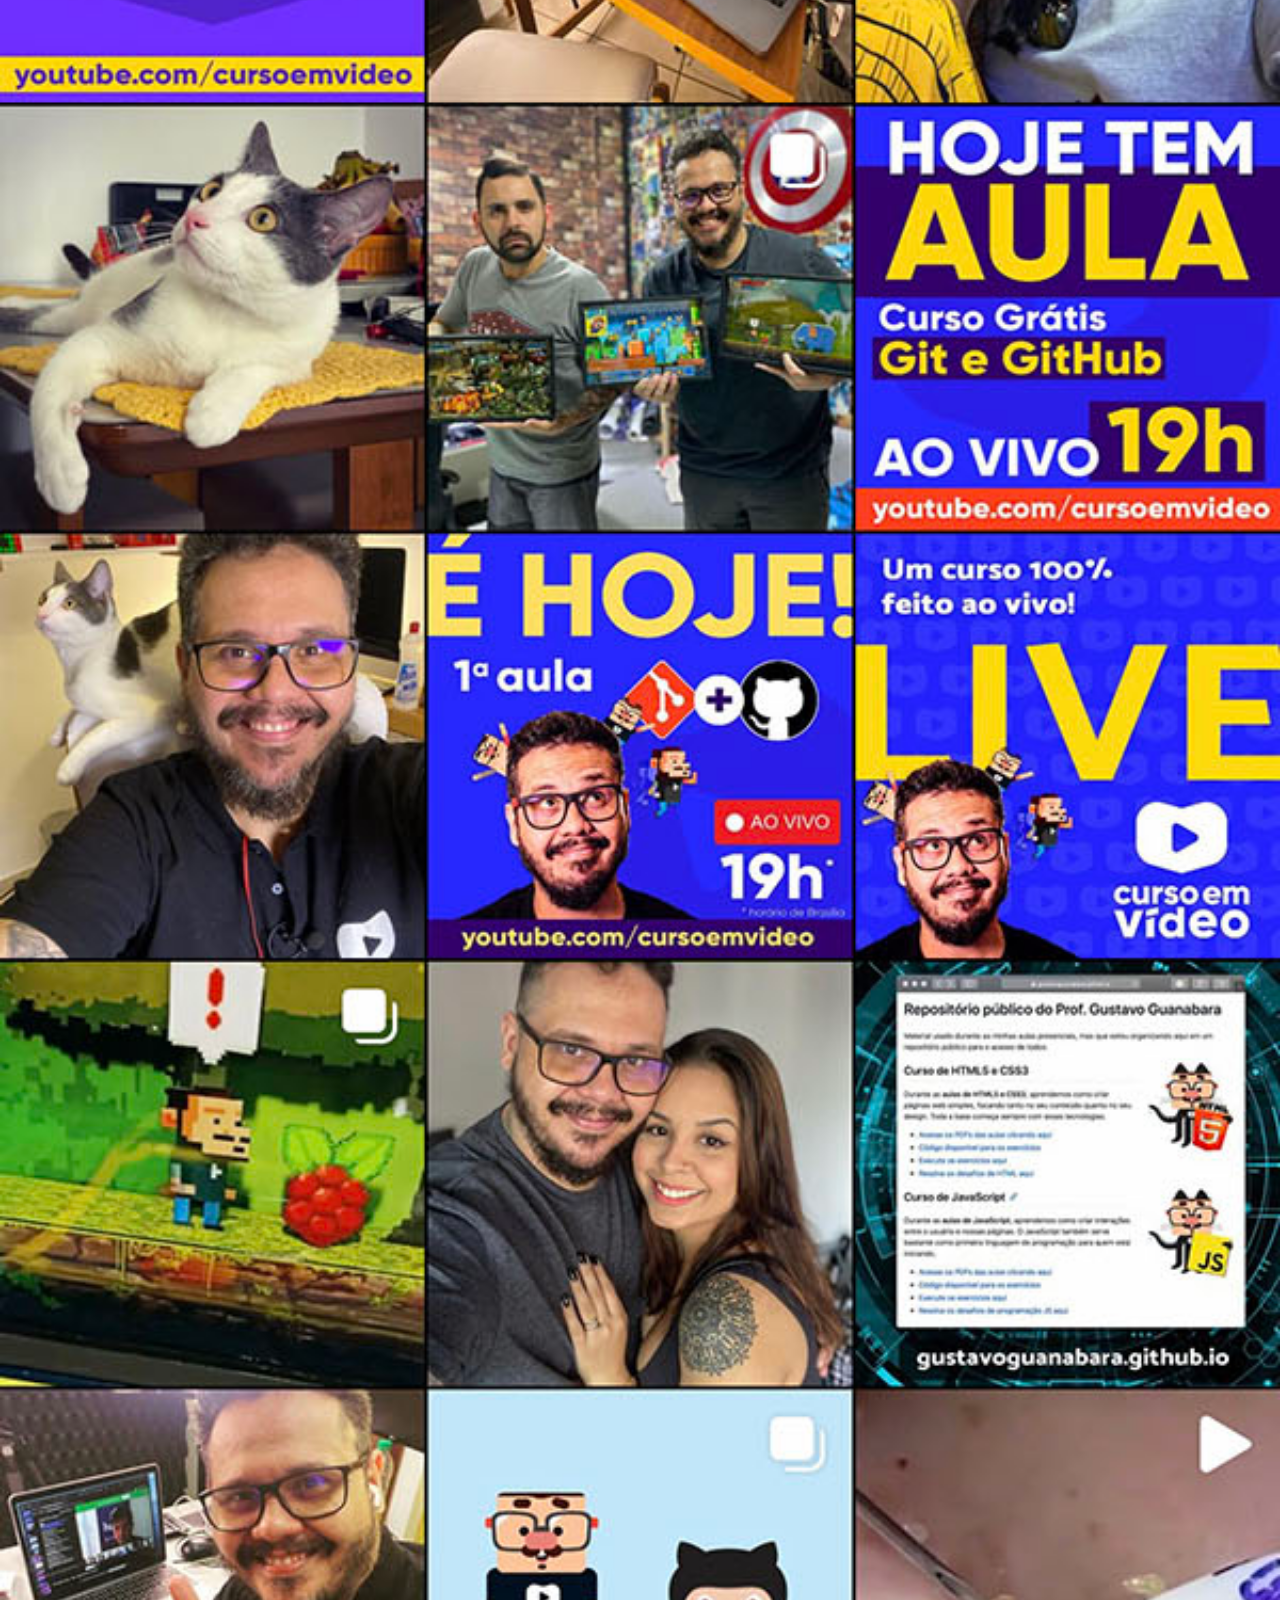
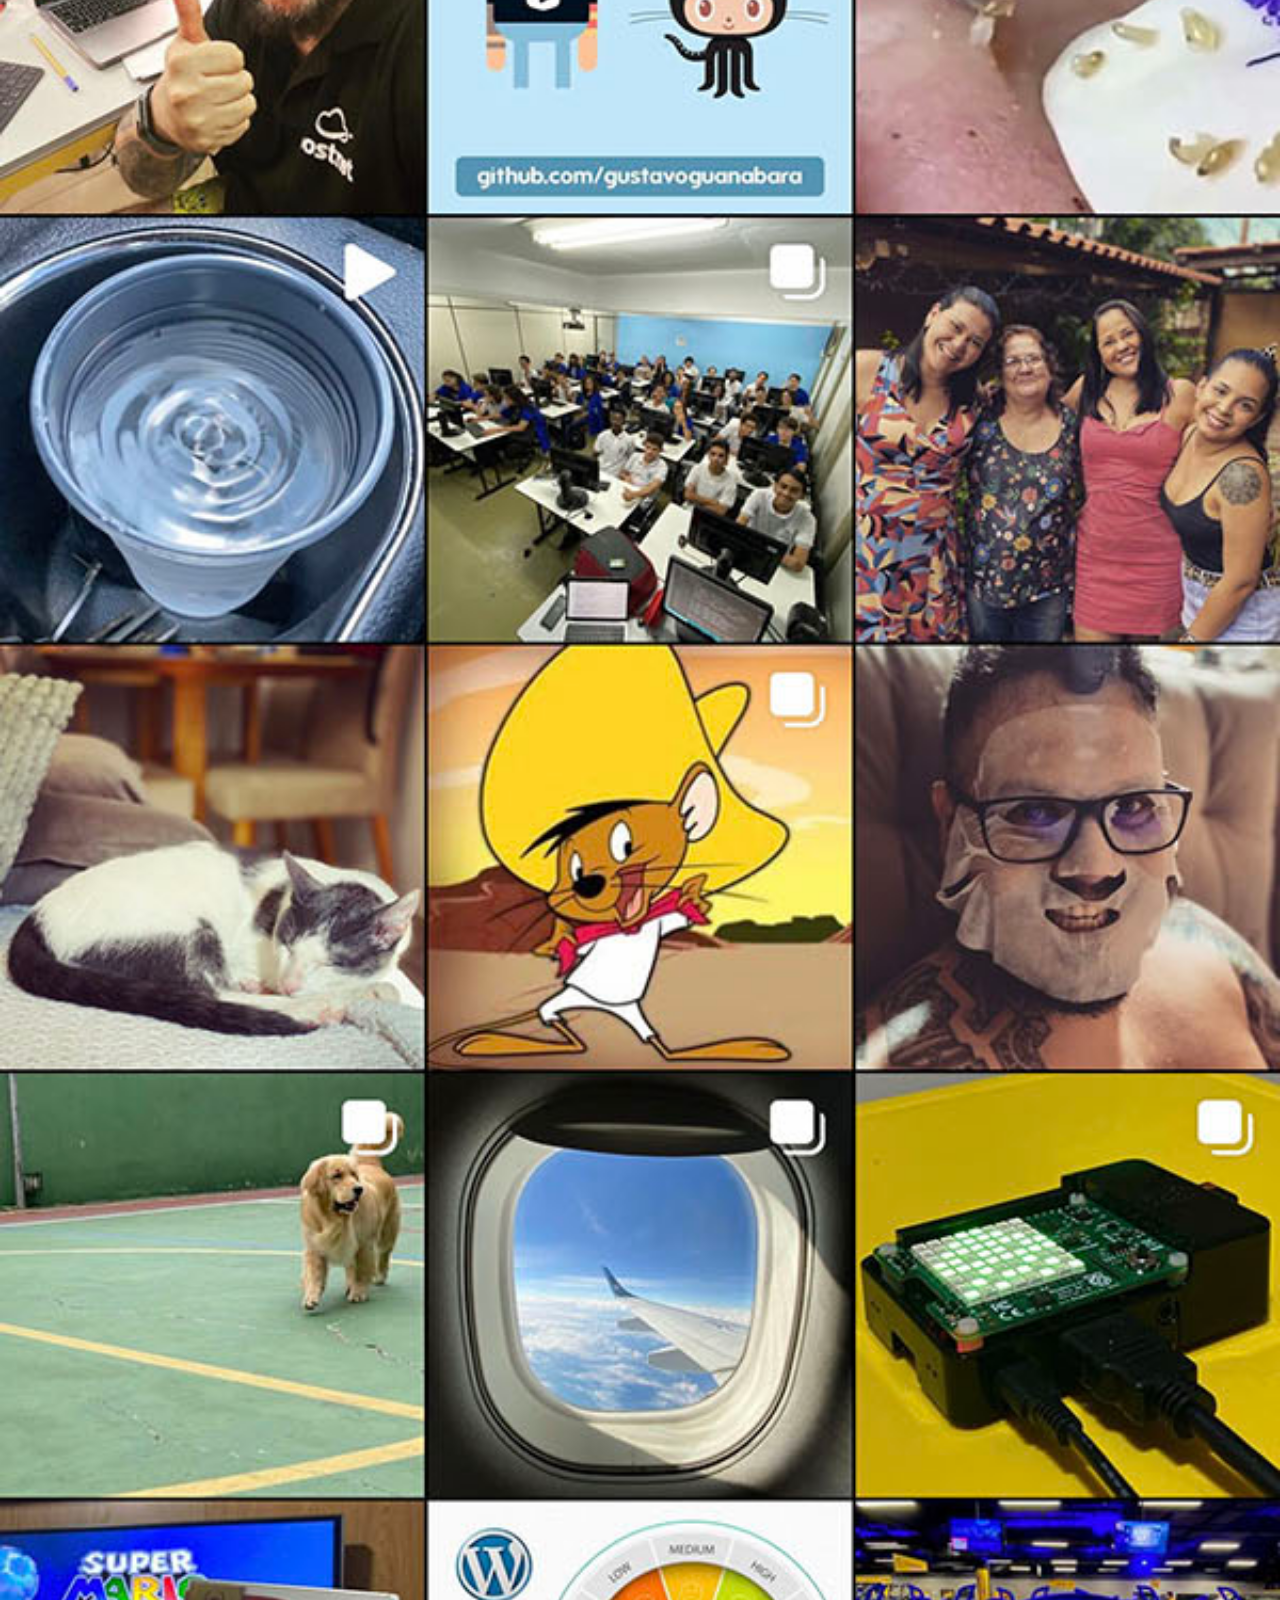
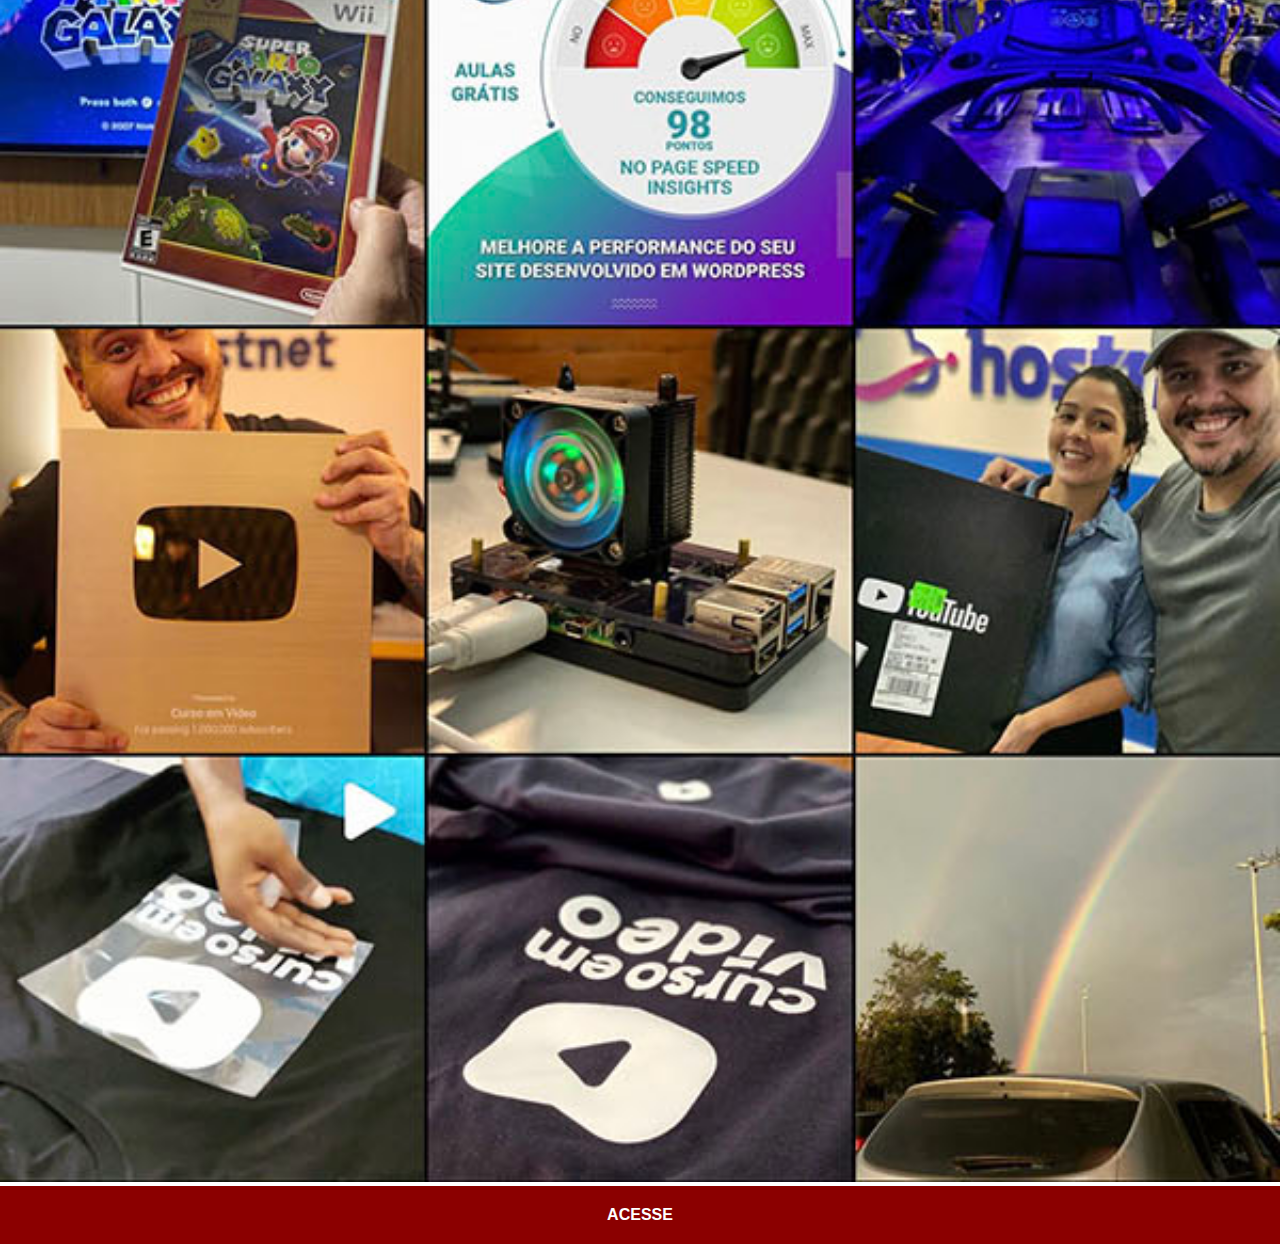
<file: instagram.html>
<!DOCTYPE html>
<html lang="pt-BR">
<head>
    <meta charset="UTF-8">
    <meta name="viewport" content="width=device-width, initial-scale=1.0">
    <link rel="stylesheet" href="estilos/social.css">
    <title>Instagram</title>
</head>
<body>
    <img src="imagens/tela-instagram.jpg" alt="Instagram">
    <a href="https://www.instagram.com/gustavoguanabara/reels/" target="_blank">ACESSE</a>
</body>
</html>
</file>
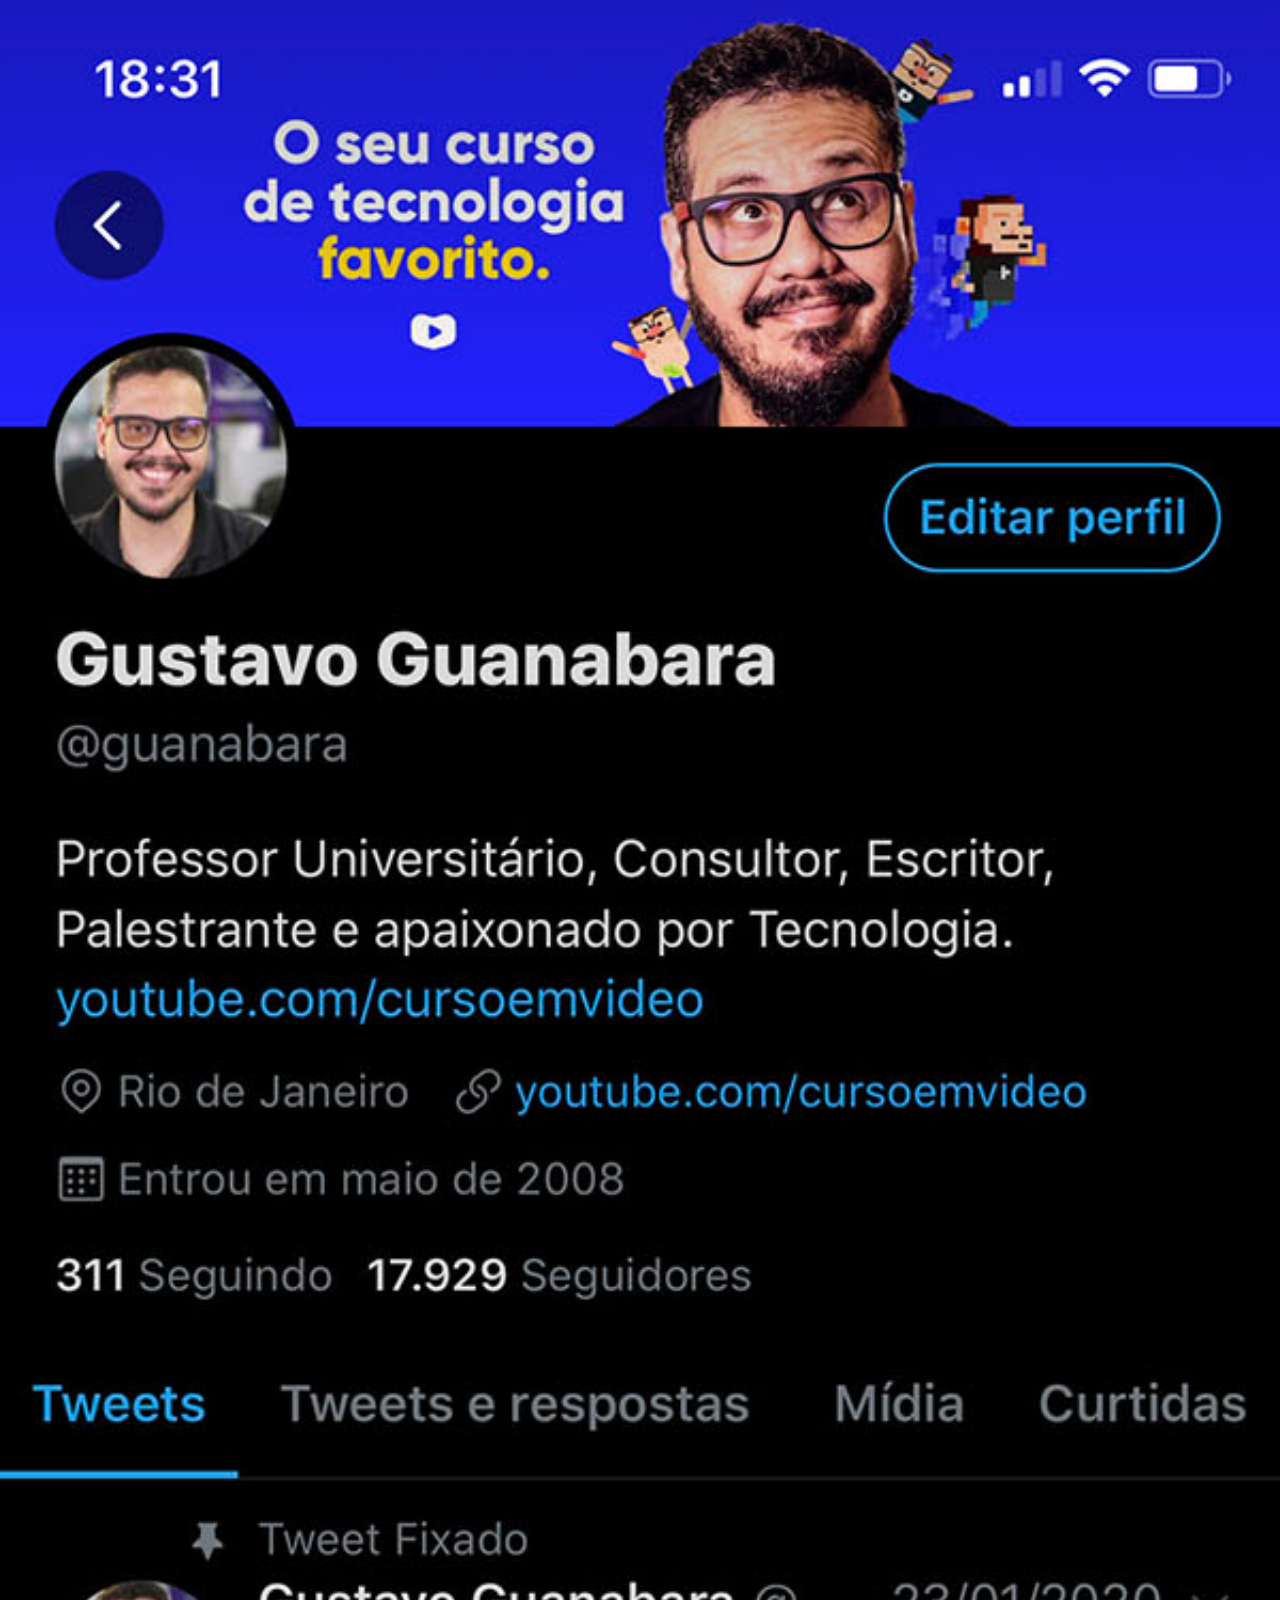
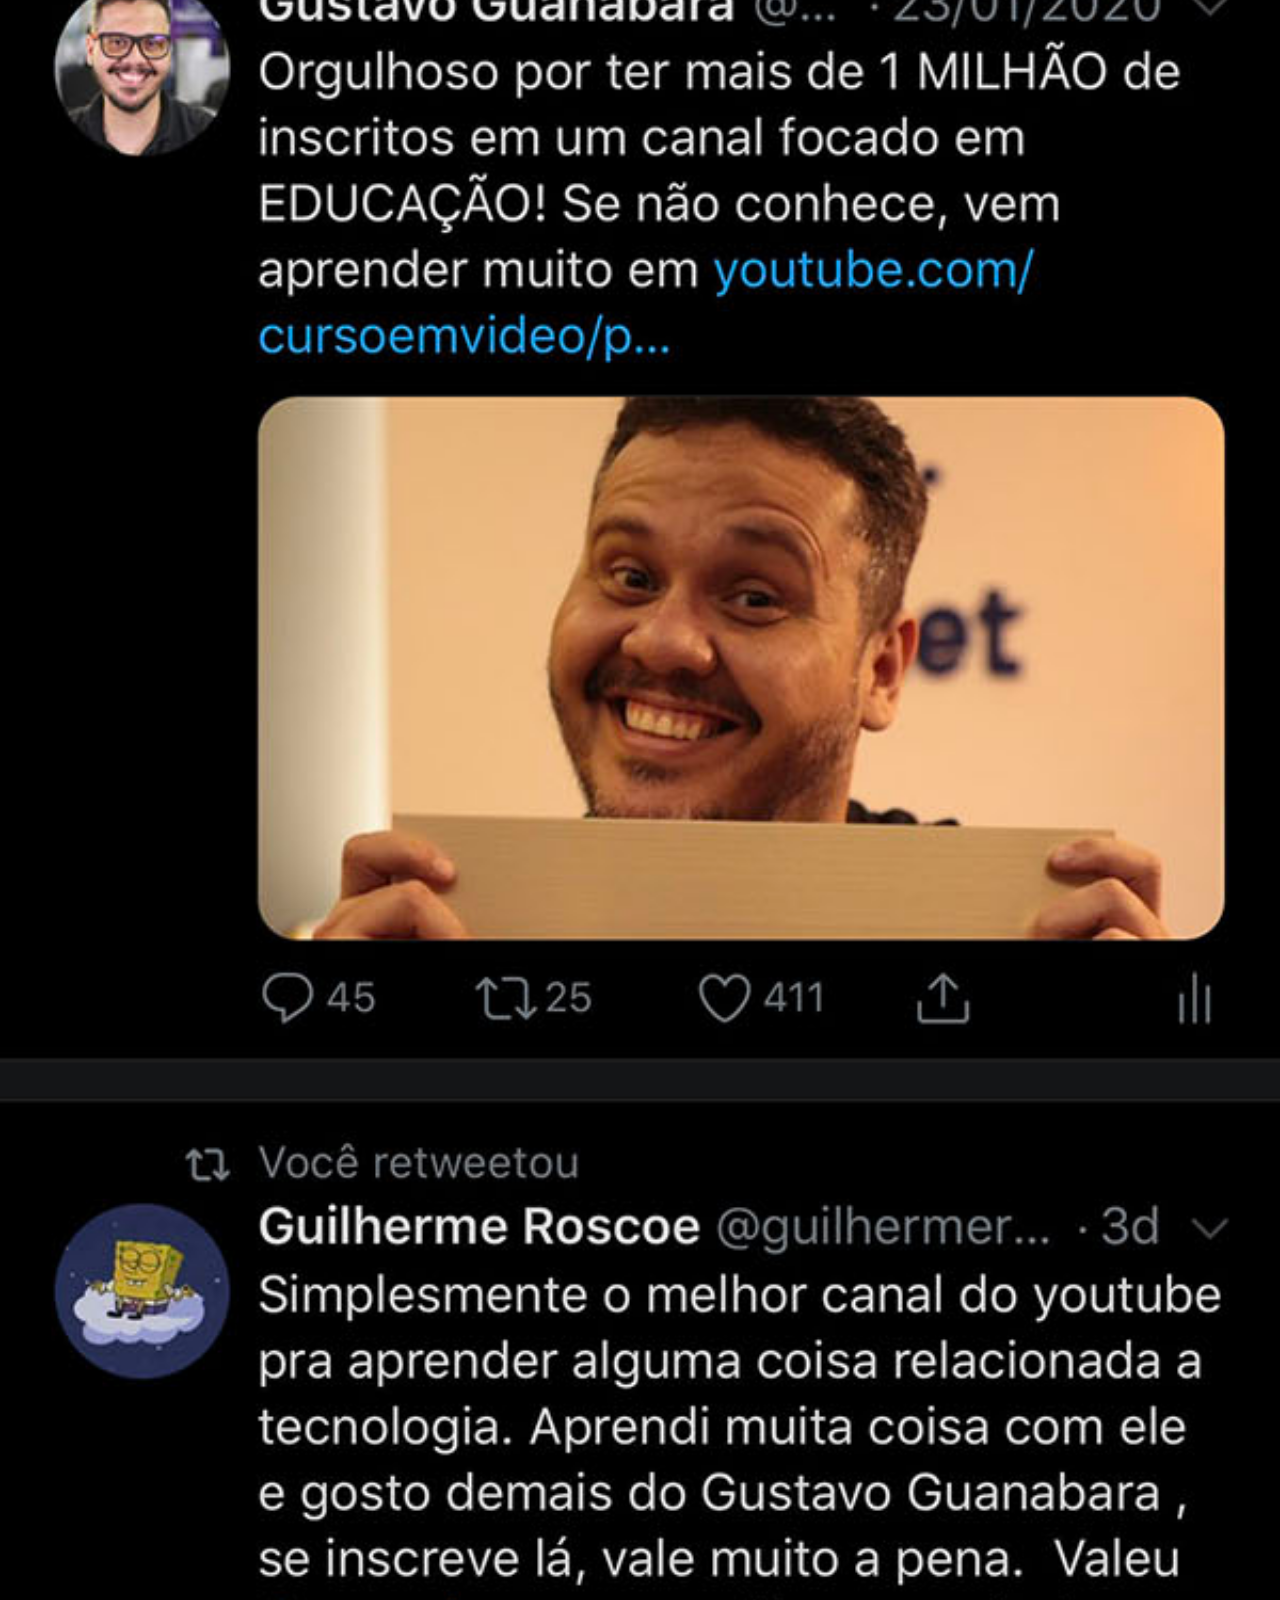
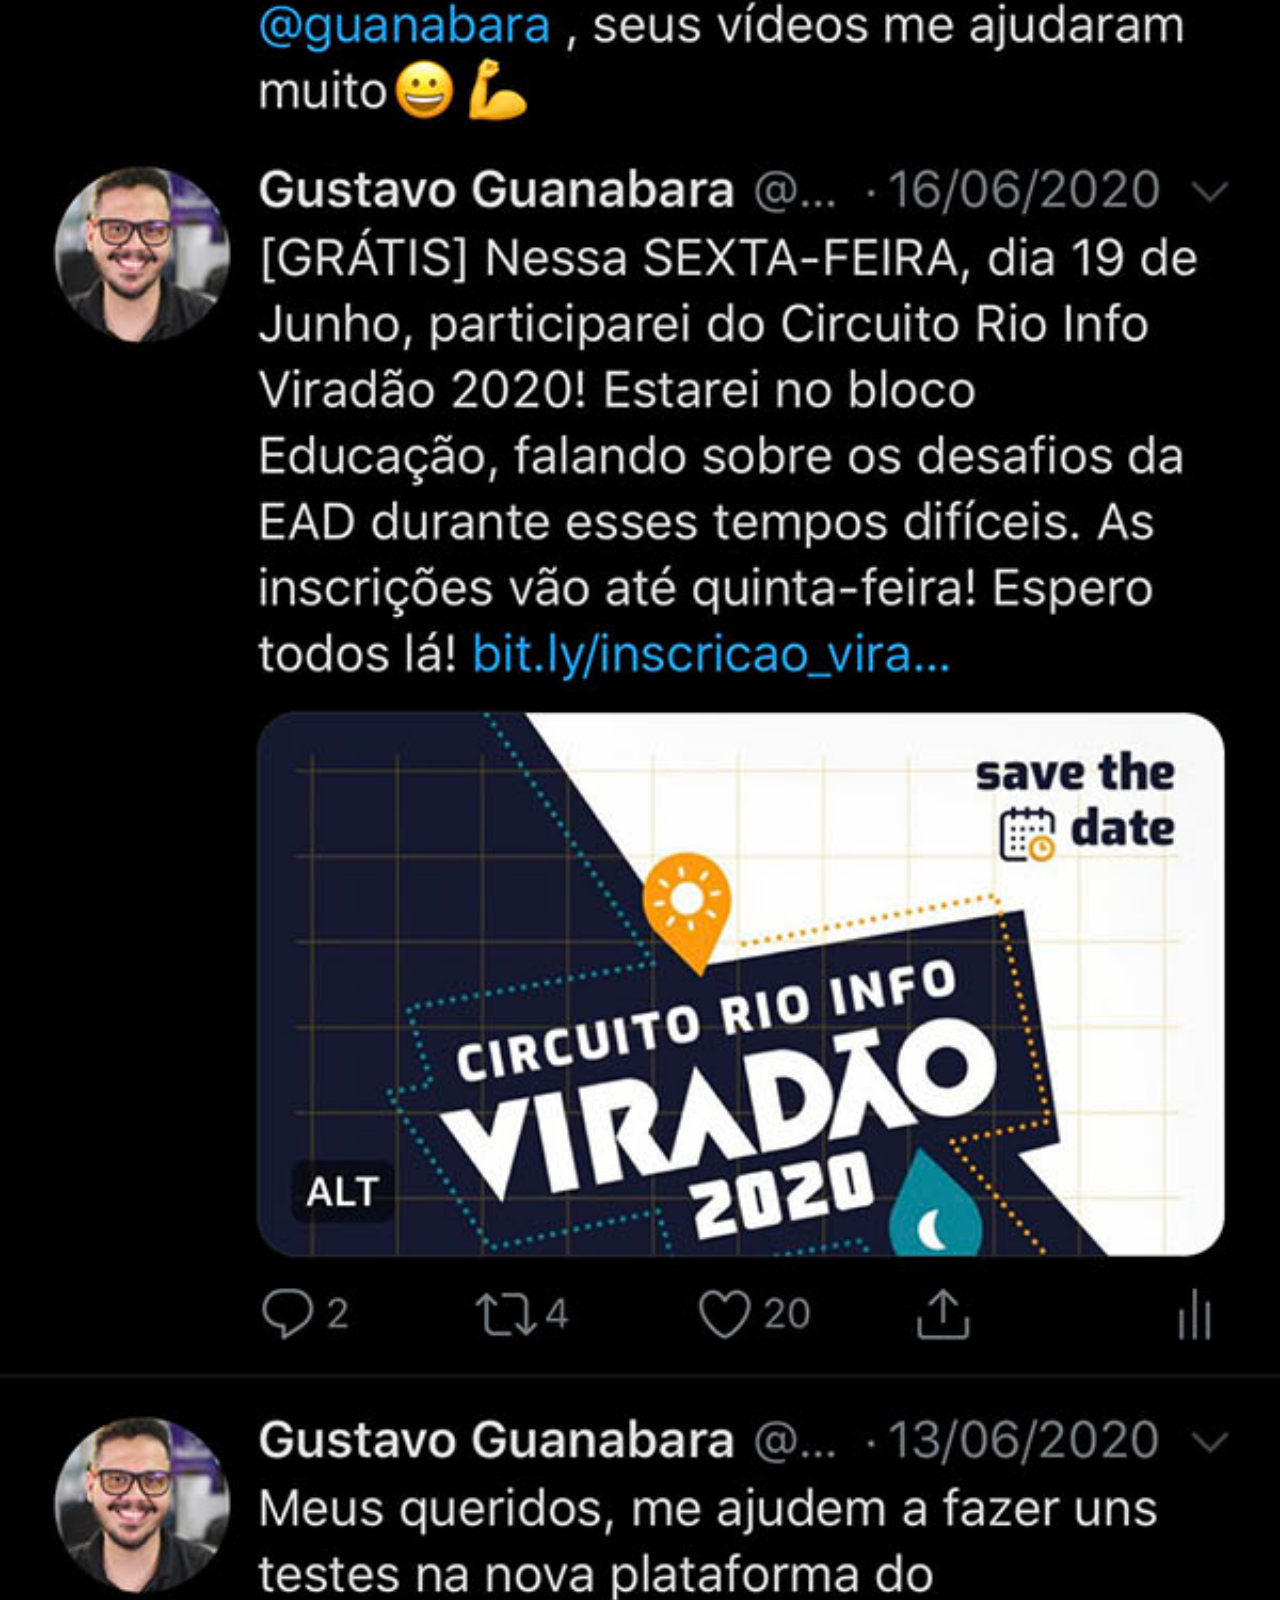
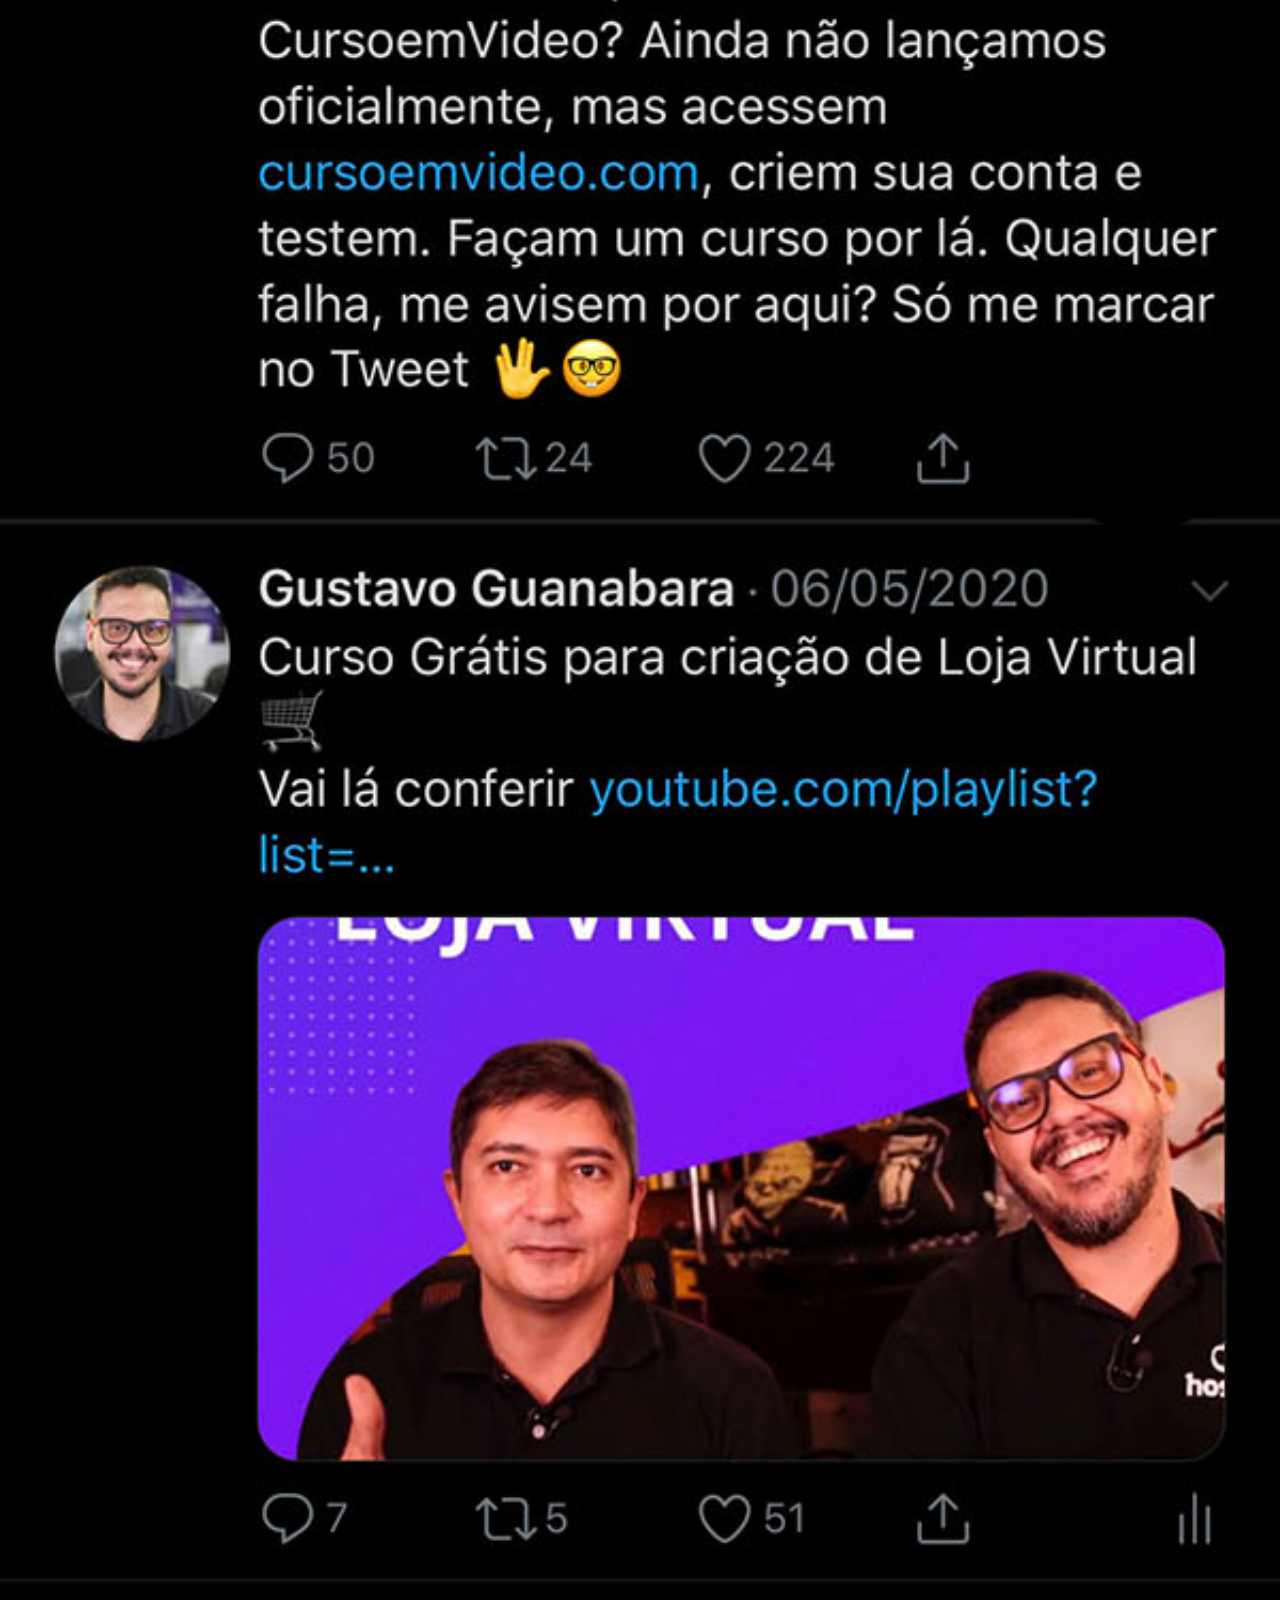
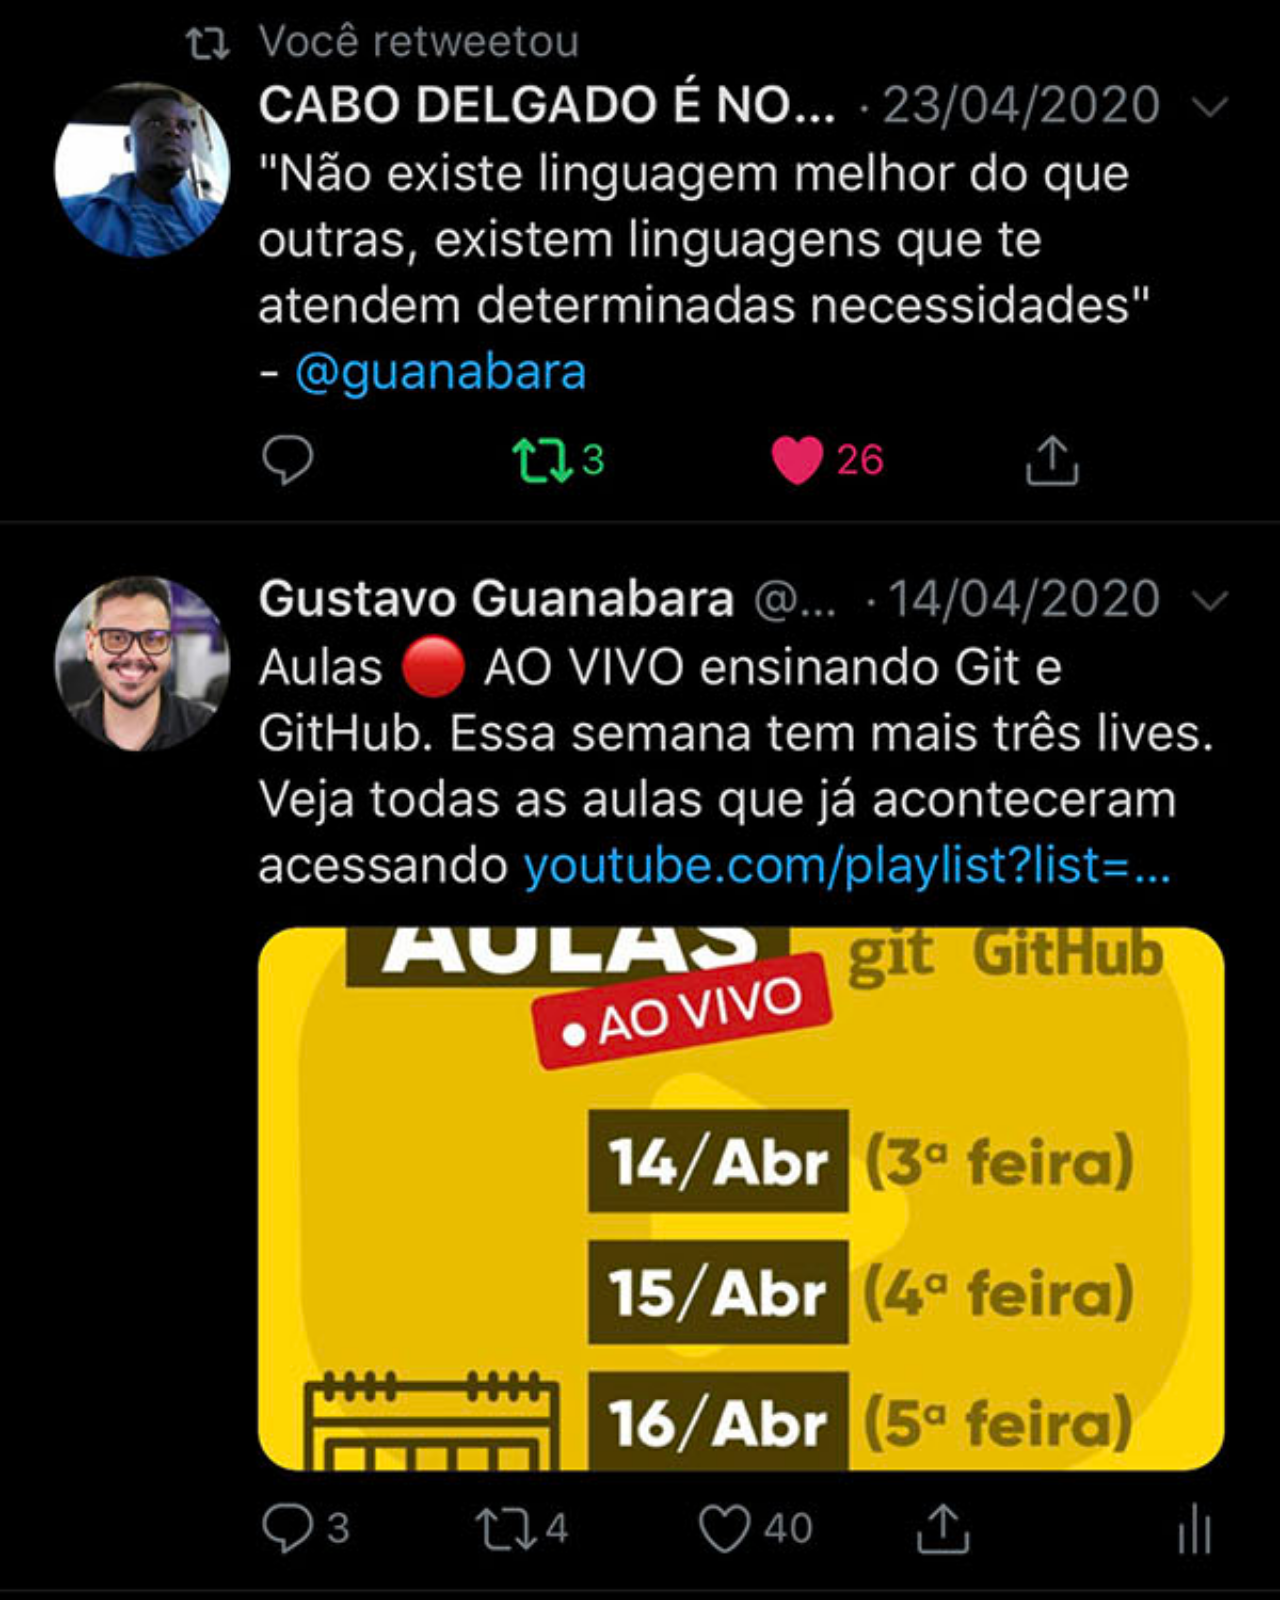
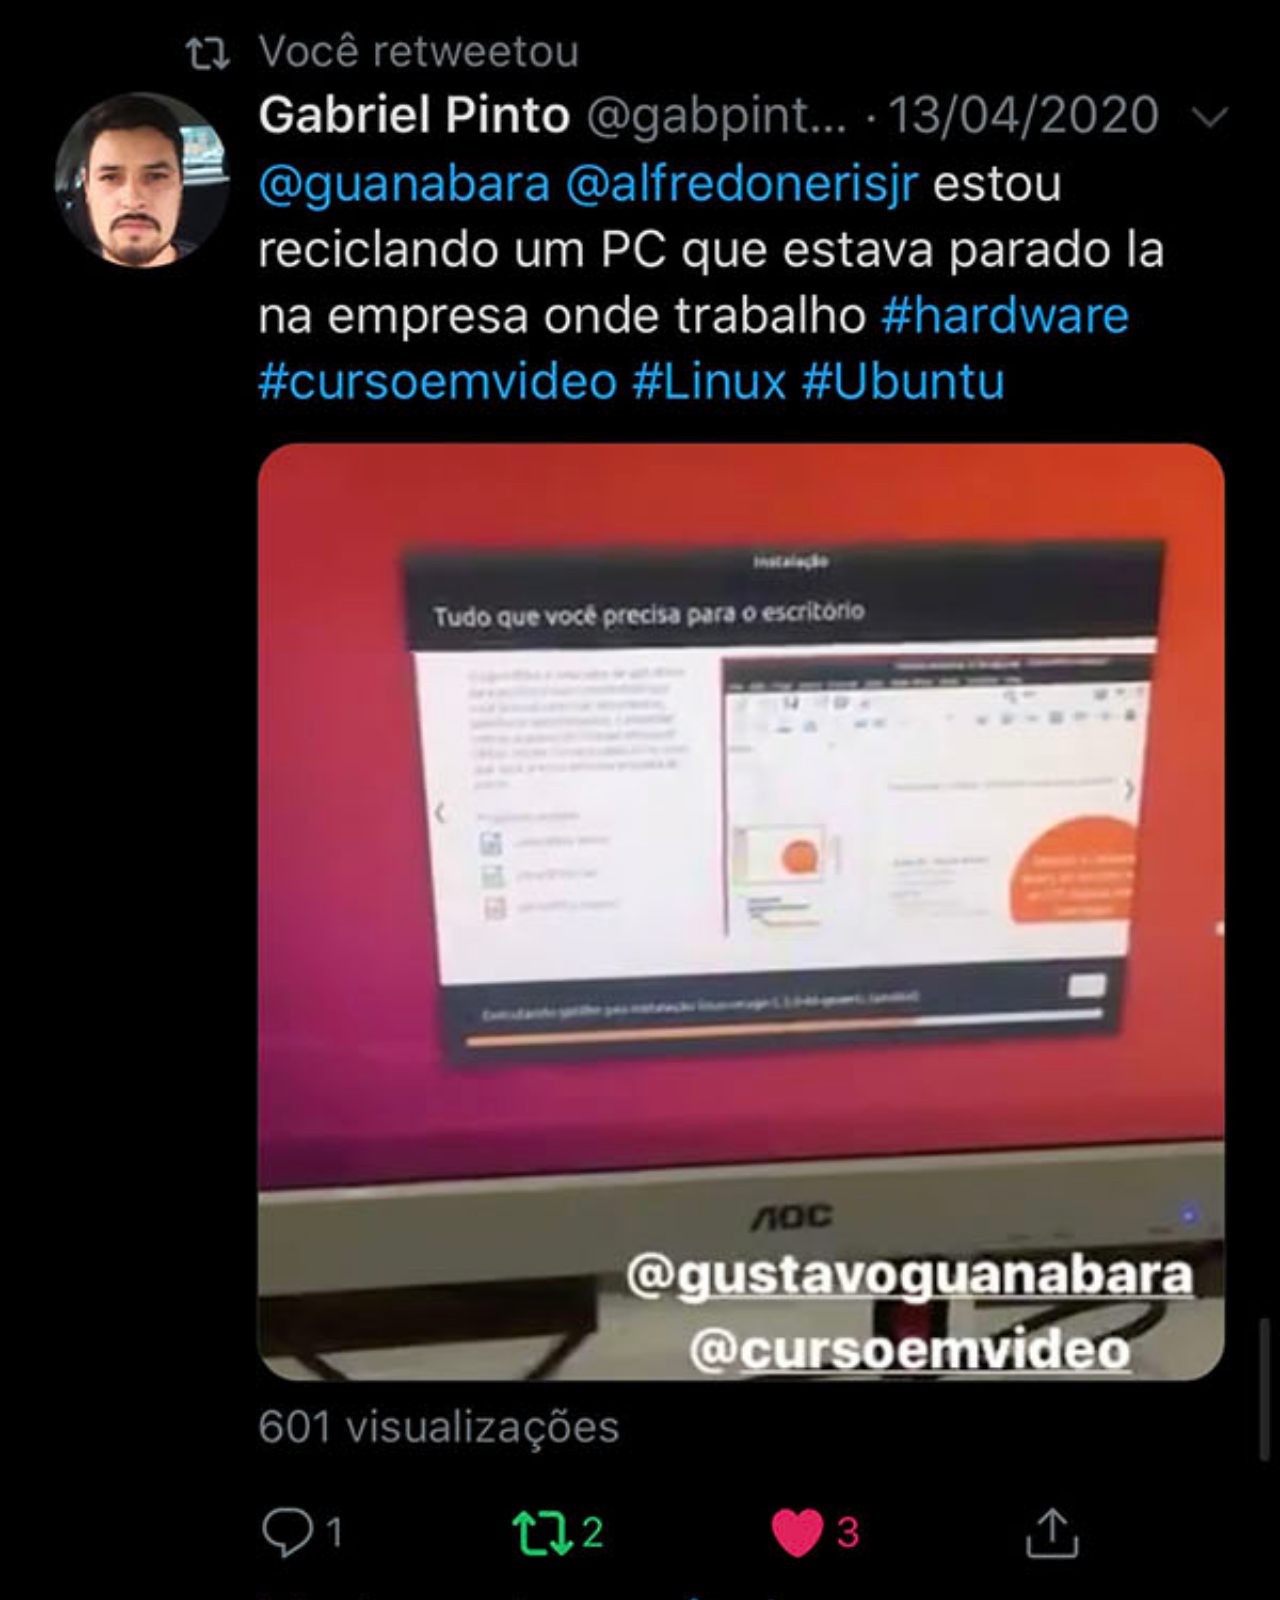
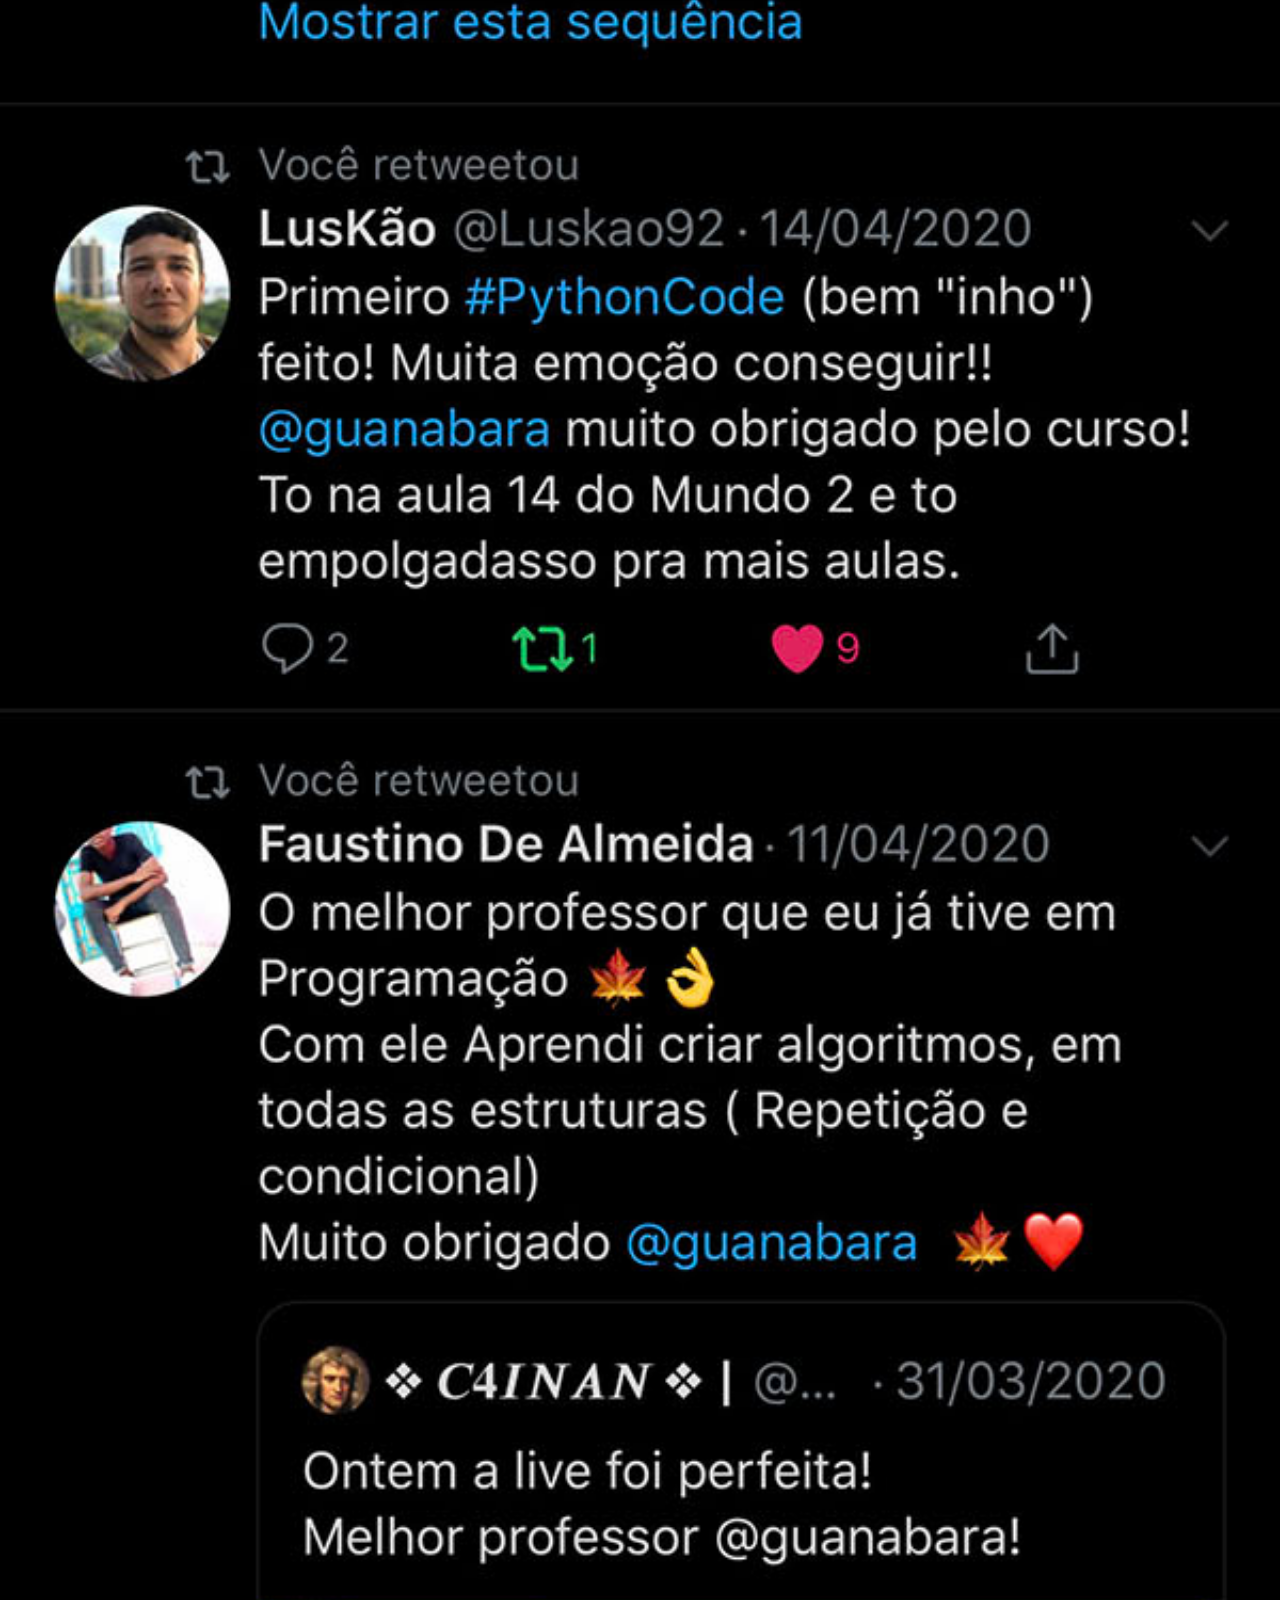
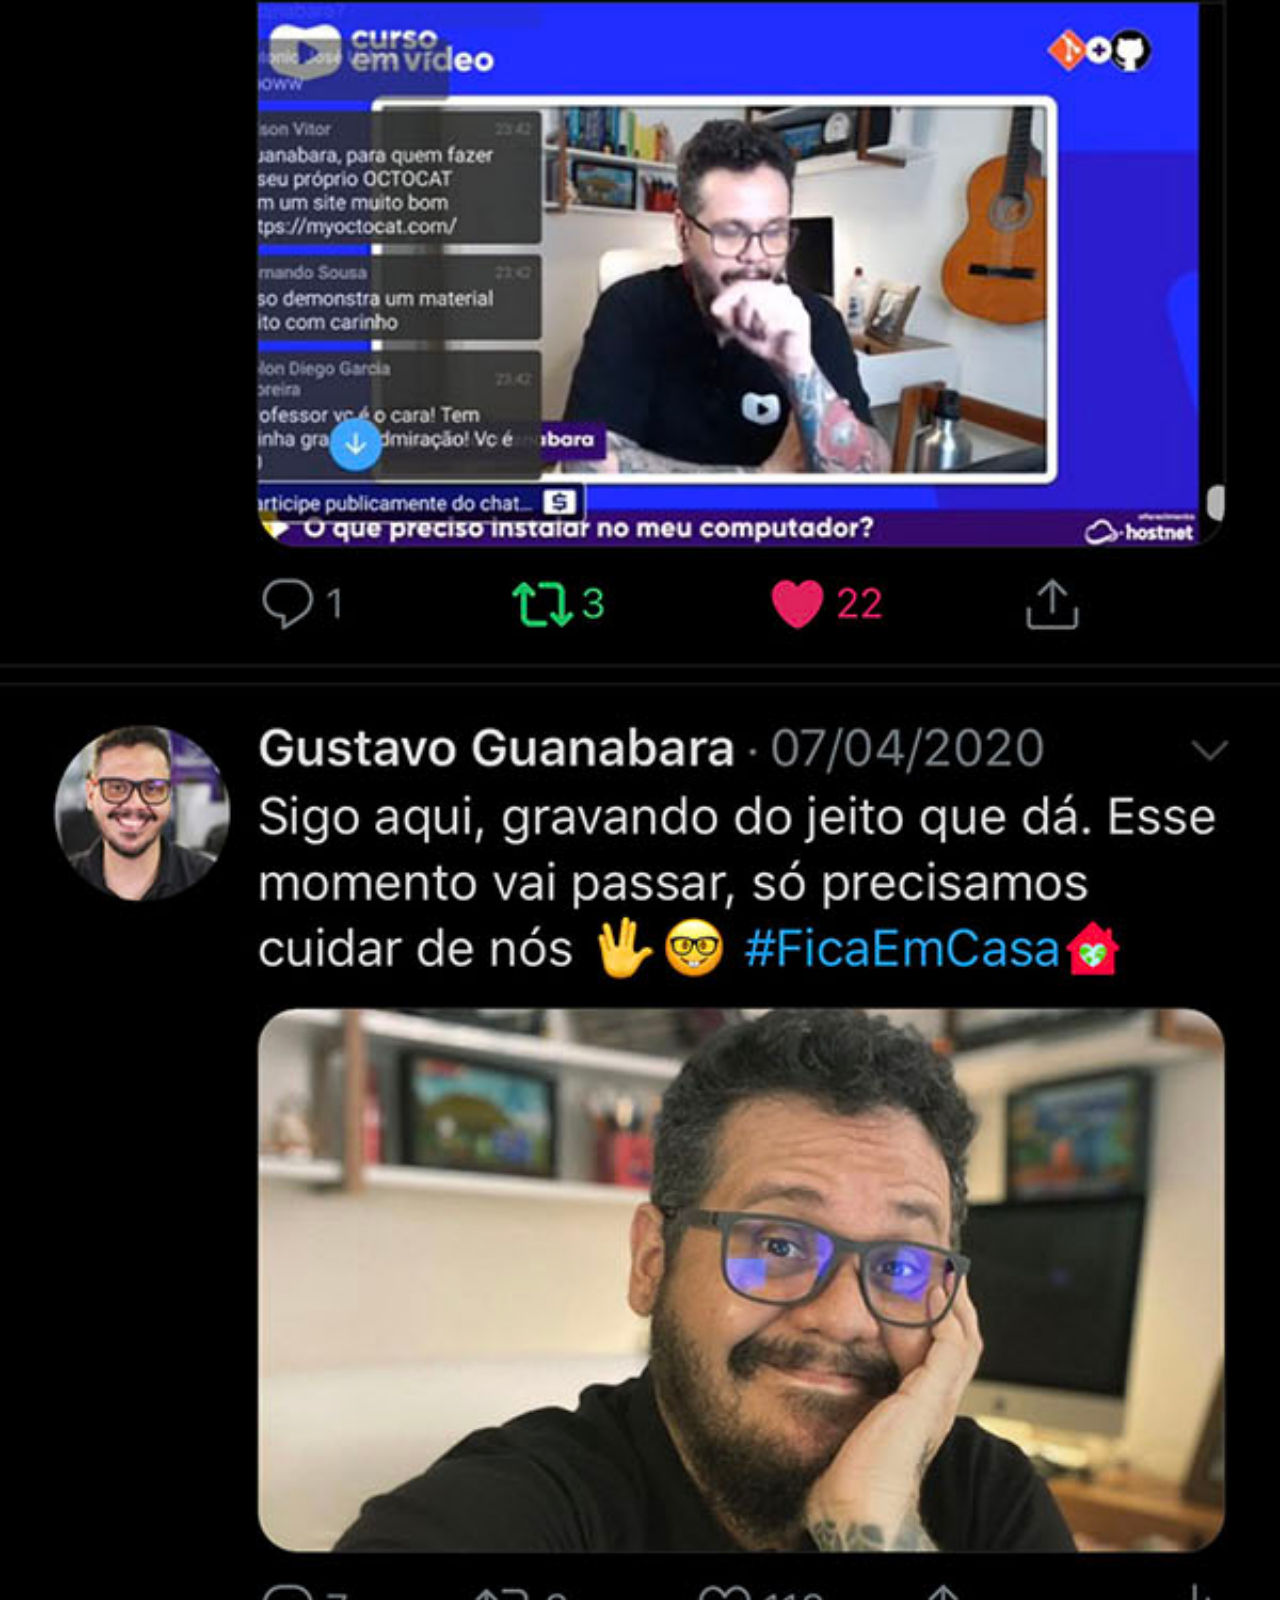
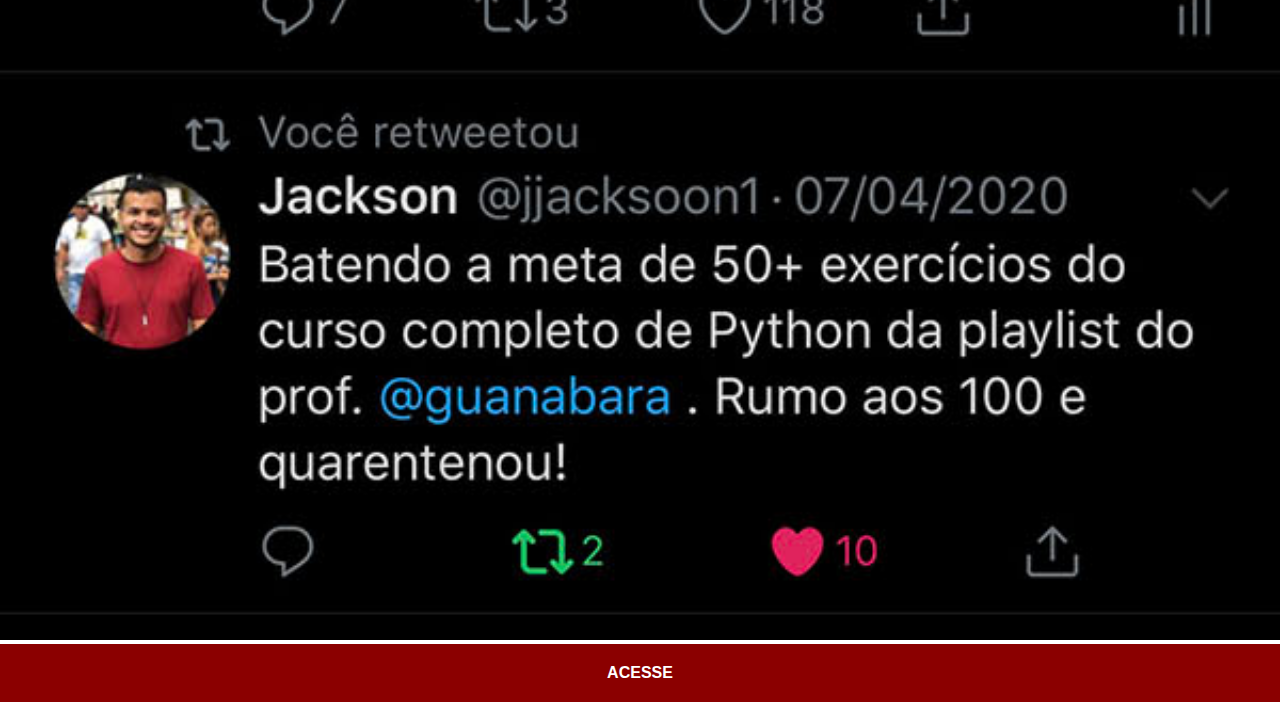
<file: twitter.html>
<!DOCTYPE html>
<html lang="pt-BR">
<head>
    <meta charset="UTF-8">
    <meta name="viewport" content="width=device-width, initial-scale=1.0">
    <link rel="stylesheet" href="estilos/social.css">
    <title>Twitter</title>
</head>
<body>
    <img src="imagens/tela-twitter.jpg" alt="Twitter">
    <a href="https://x.com/guanabara" target="_blank">ACESSE</a>
</body>
</html>
</file>
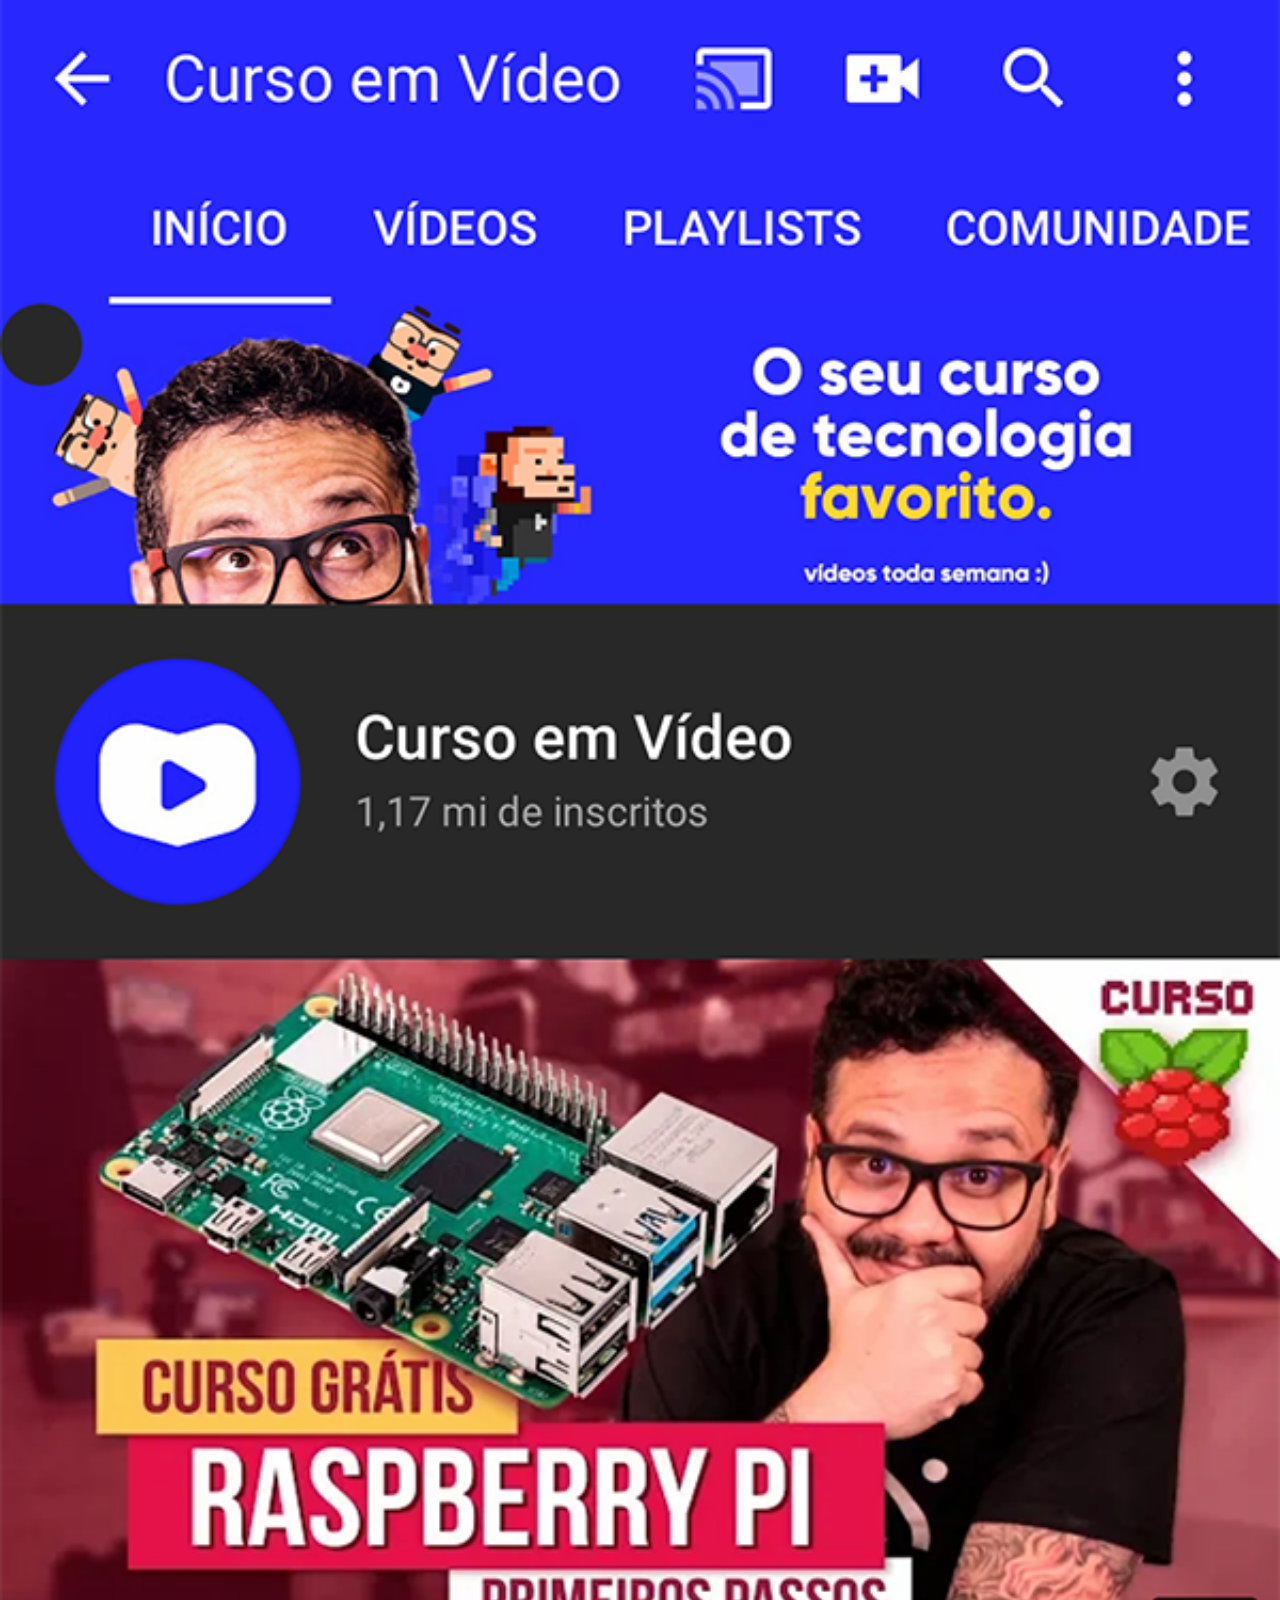
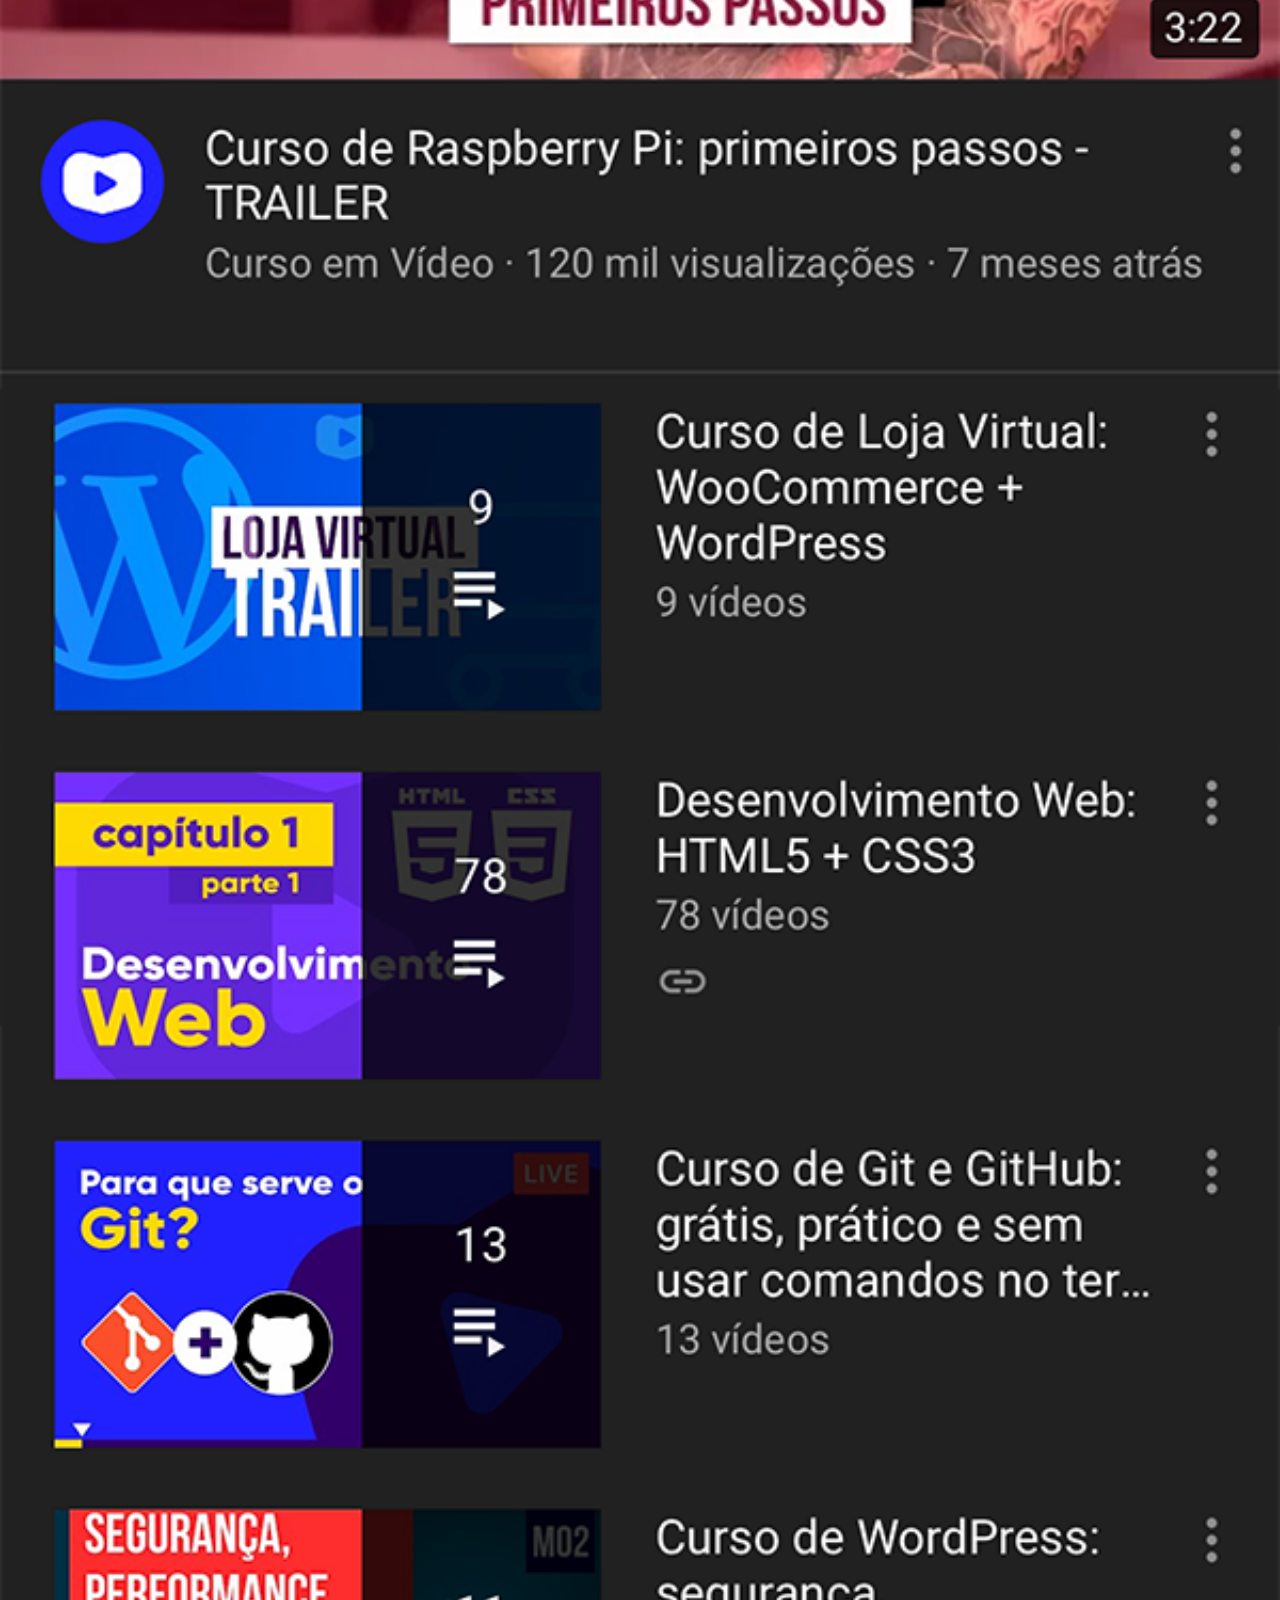
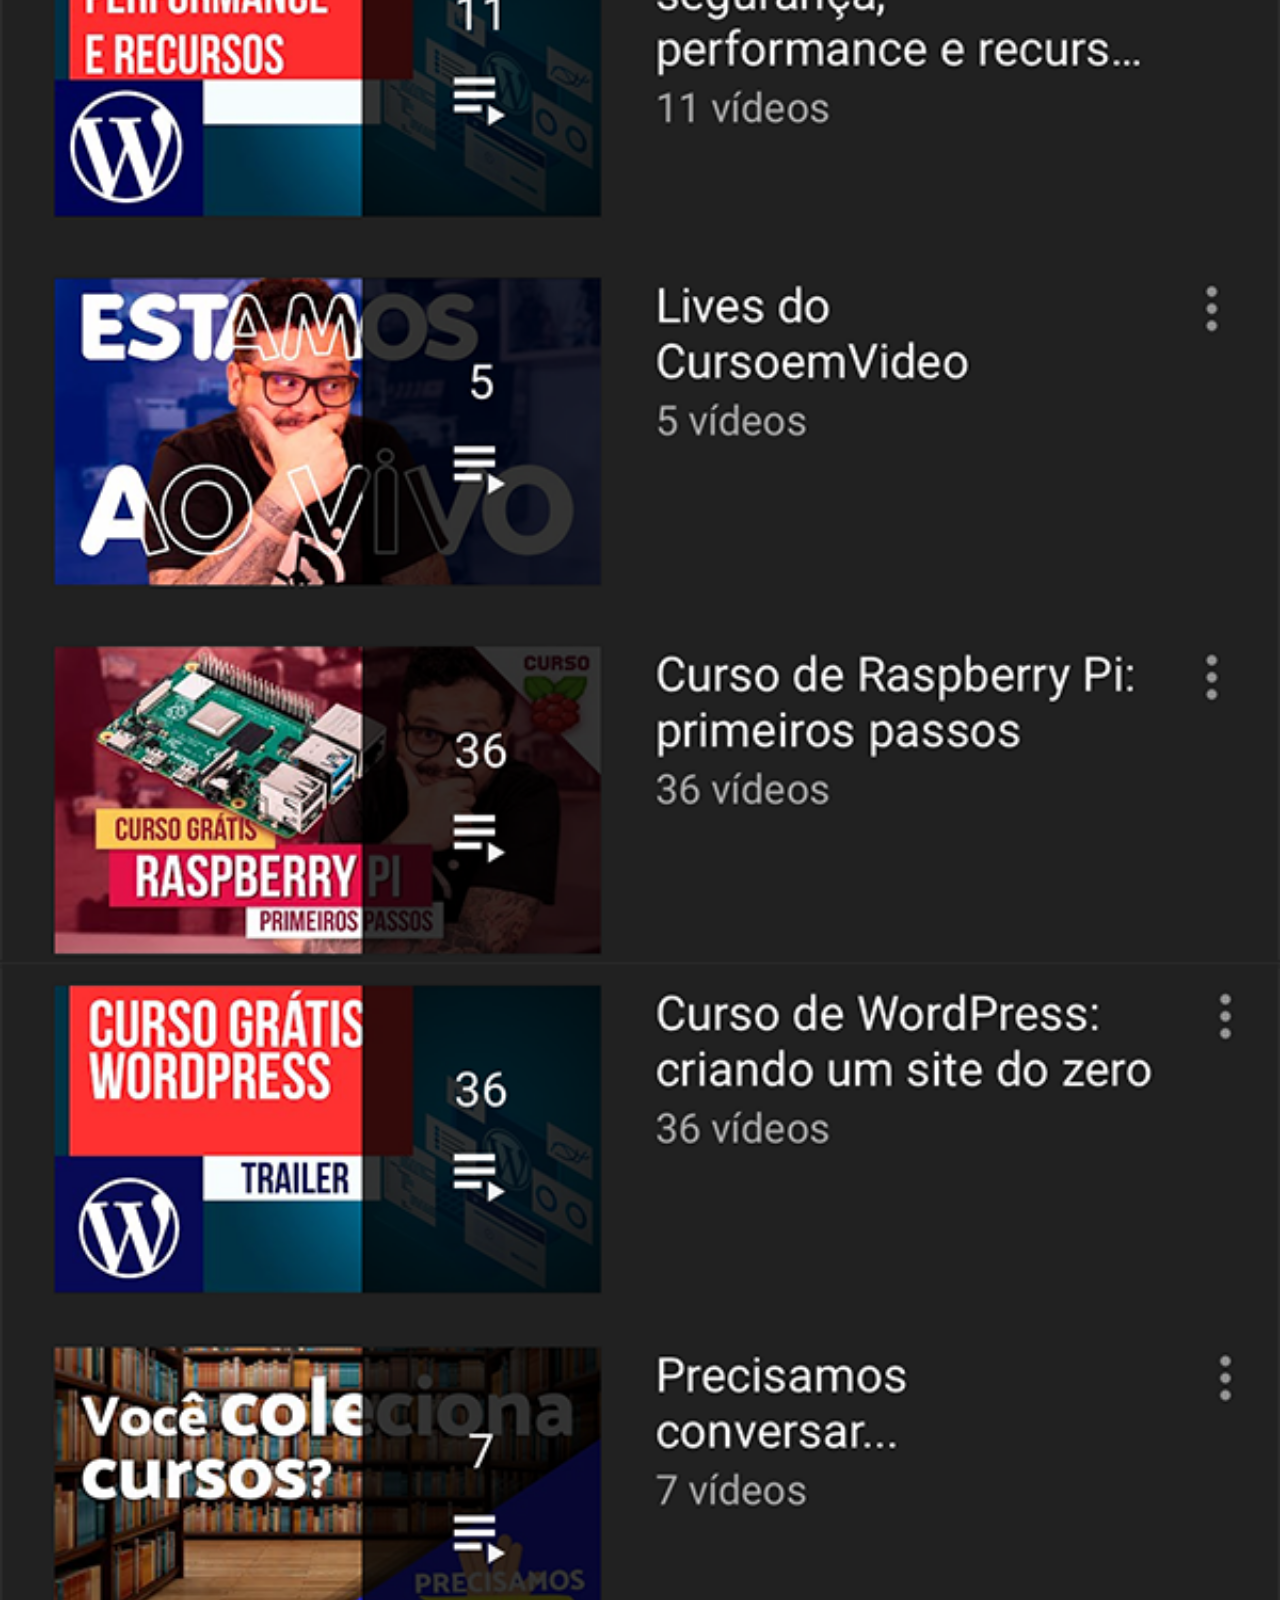
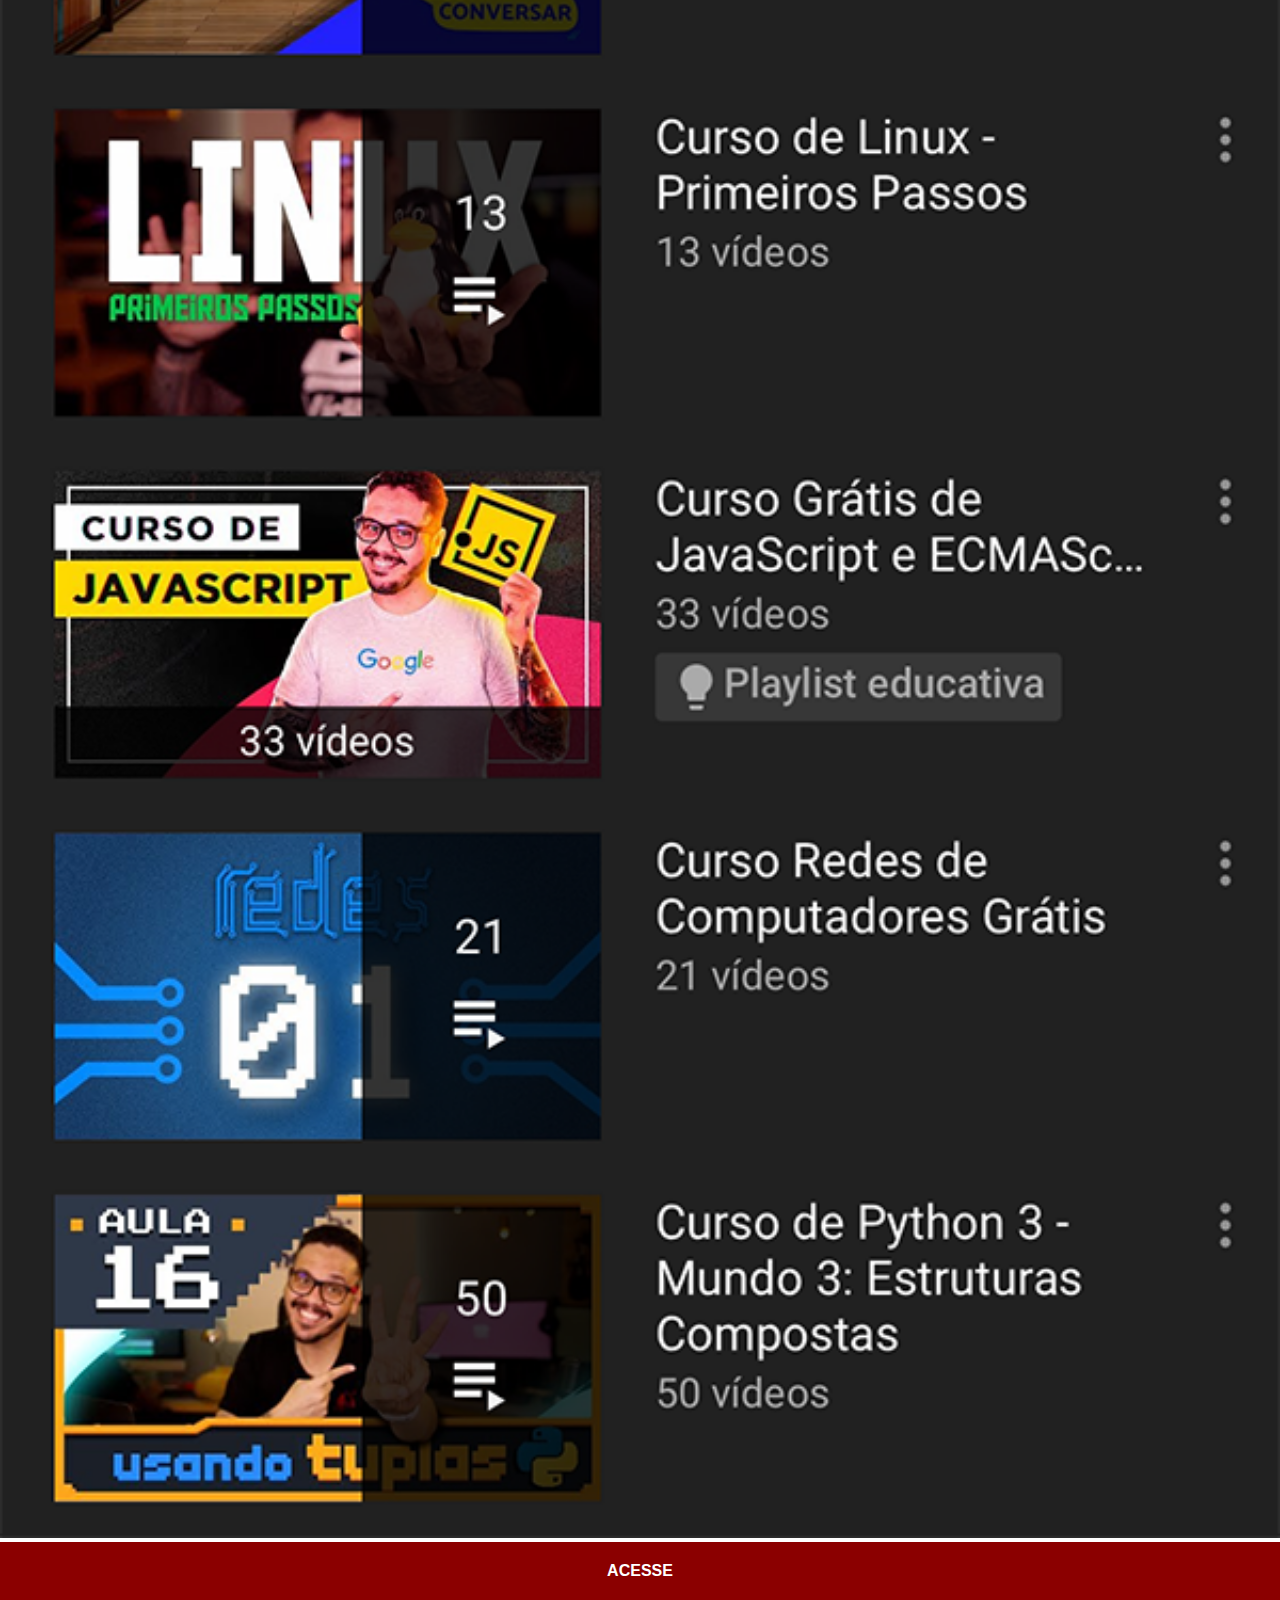
<file: youtube.html>
<!DOCTYPE html>
<html lang="pt-BR">
<head>
    <meta charset="UTF-8">
    <meta name="viewport" content="width=device-width, initial-scale=1.0">
    <link rel="stylesheet" href="estilos/social.css">
    <title>Youtube</title>
</head>
<body>
    <img src="imagens/tela-youtube.png" alt="Youtube">
    <a href="https://www.youtube.com/c/CursoemV%C3%ADdeo/playlists" target="_blank">ACESSE</a>
</body>
</html>
</file>
<file: estilos/style.css>
@charset "UTF=8";

*{
    margin: 0px;
    padding: 0px;
    font-family: Arial, Helvetica, sans-serif;
    box-sizing: border-box;
}

html, body{
    height: 100vh;
    width: 100vw;
    background-color: #000000;
}
body{
    background: #000000 url('../imagens/fundo-madeira.jpg') no-repeat top center;
    background-size: cover;
    background-attachment: fixed;
}
main{
    height: 100vh;
    position: relative;
}
section#telefone{
    height: 622px;
    width: 310px;
    background: url('../imagens/frame-iphone.png');
    
    
    position: absolute;
    top: 50%;
    left: 50%;
    transform: translate(-50%, -50%);
}
iframe#tela{
    position: relative;
    top: 80px;
    left: 23px;
    height: 471px;
    width: 265px;
}
section#redes-sociais{
    text-align: right;
    display: flex;
    flex-direction: column;
}
section#redes-sociais img{
    width: 50px;
    margin: 10px;
    border-radius: 50%;
    box-shadow: 3px 3px 8px #0000009c;
}
section#redes-sociais img:hover{
    border: 2px solid #ffffff9a;
    transform: translate(-3px, -3px);
    transition: transform 0.3s, border 0.1s;
    box-shadow: 5px 5px 8px #0000009c;

    
    

}
</file>
<file: estilos/social.css>
@charset "UTF-8";
*{
    margin: 0px;
    padding: 0px;
    font-family: Arial, Helvetica, sans-serif;
}
::-webkit-scrollbar{
    width: 0px;
    height: 0px;
}
img{
    width: 100vw;
}
a{
    display: block;
    color: #fff;
    font-weight: bolder;
    background-color: darkred;
    padding: 20px;
    text-decoration: none;
    text-align: center;
}
a:hover{
    background-color: red;
}
</file>
